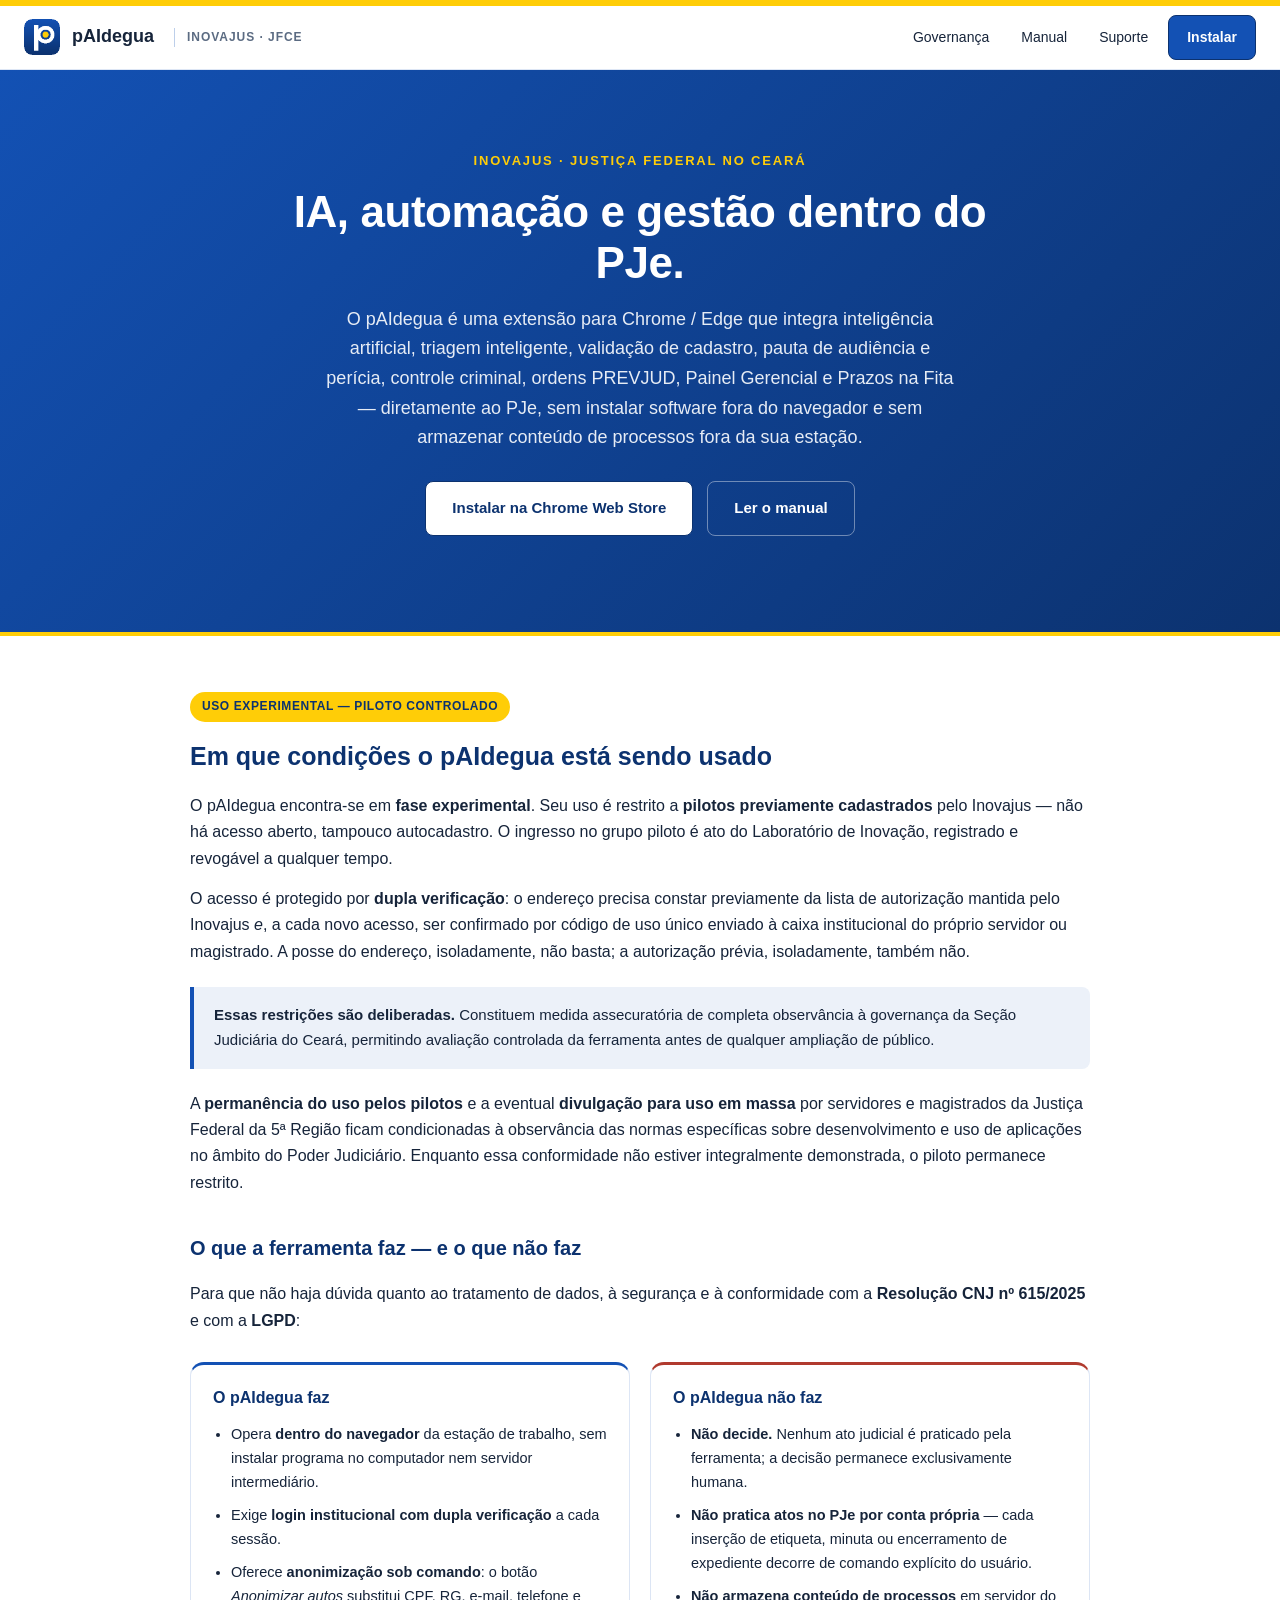
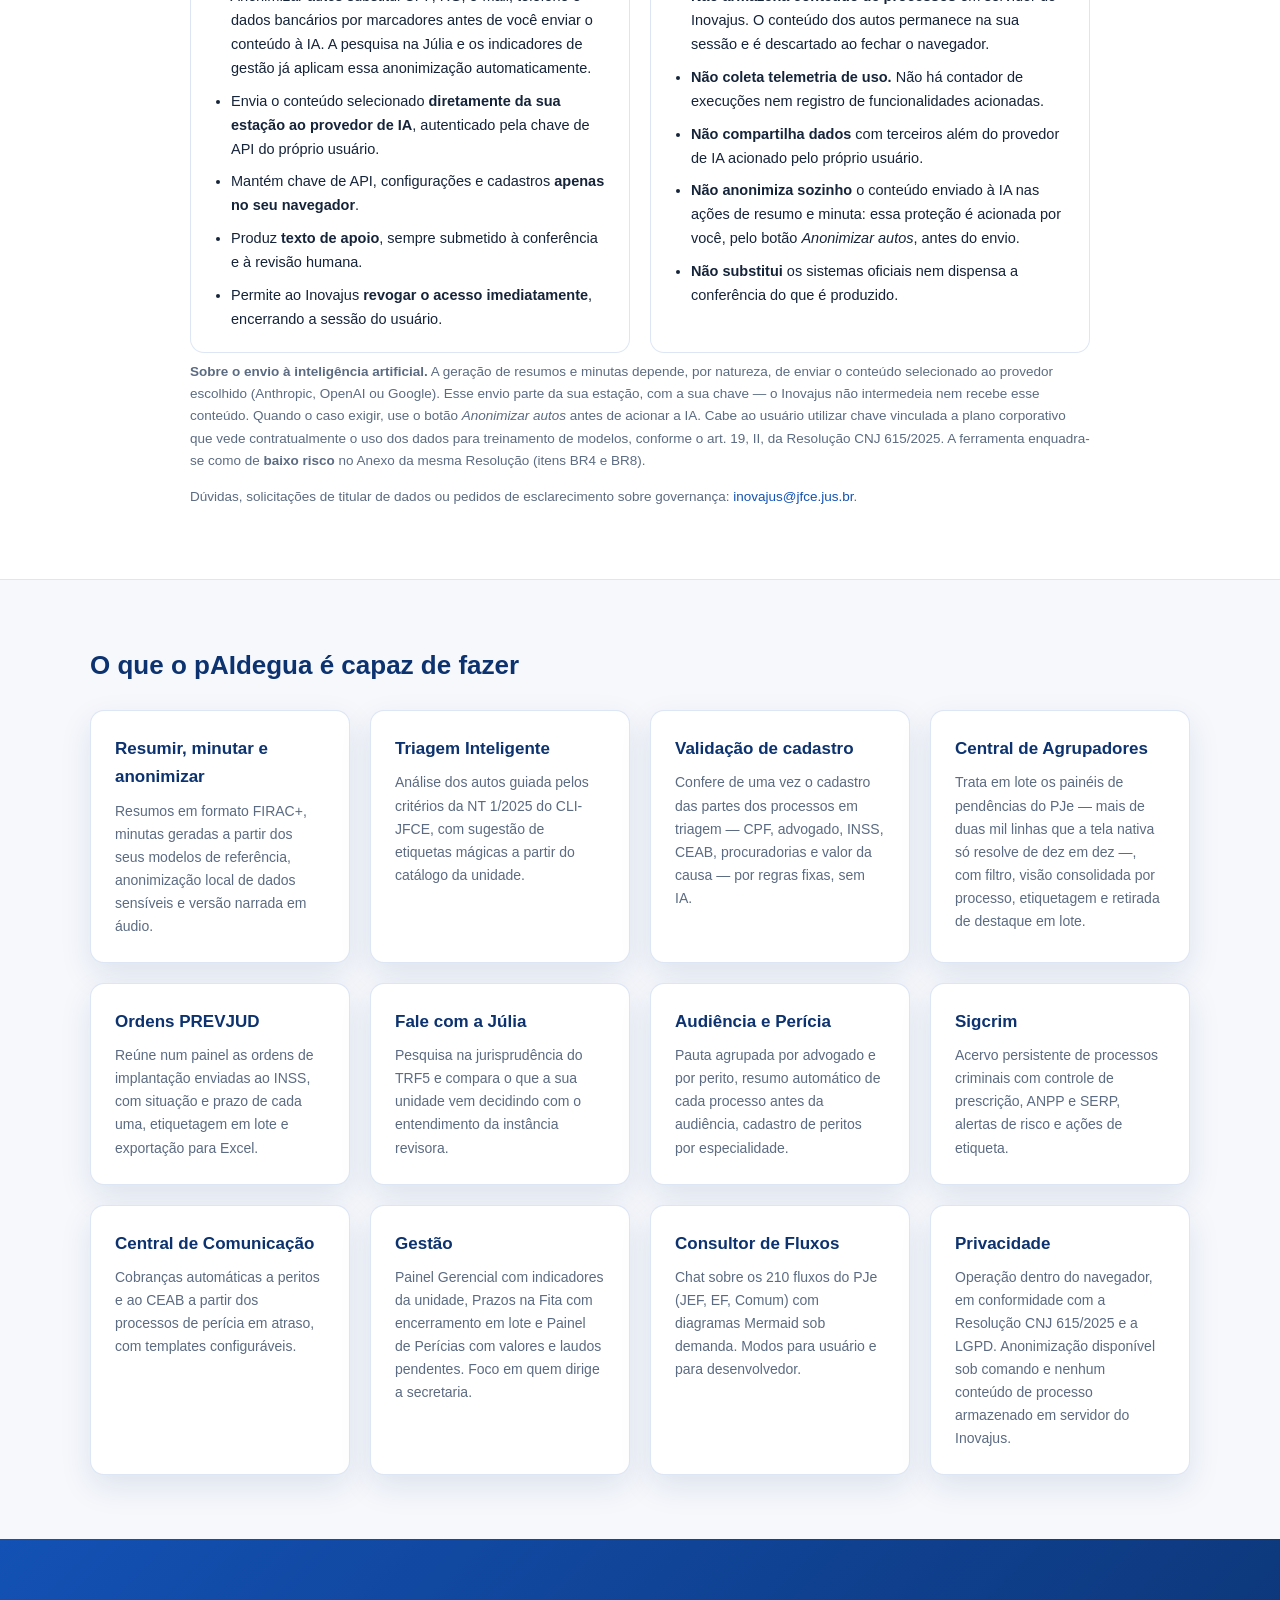
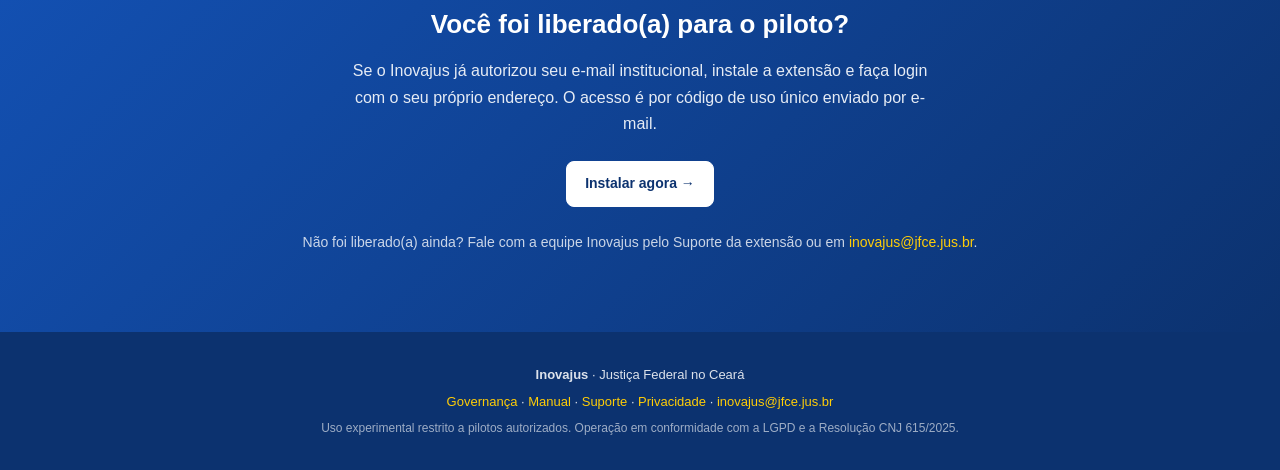
<file: index.html>
<!doctype html>
<html lang="pt-BR">
<head>
<meta charset="utf-8">
<meta name="viewport" content="width=device-width, initial-scale=1">
<title>pAIdegua · Inovajus / JFCE</title>
<meta name="description" content="pAIdegua — plataforma de apoio à atividade e à gestão judicial no PJe, mantida pelo Inovajus / JFCE. Triagem inteligente, minutas com IA, pauta de audiência e perícia, controle criminal, Metas CNJ e mais.">
<link rel="icon" href="assets/logo.png">
<link rel="stylesheet" href="assets/site.css?v=3">
</head>
<body>
<div class="govbr-strip"></div>
<header class="site-header">
  <div class="site-header__inner">
    <a class="site-header__brand" href="./">
      <img class="site-header__logo" src="assets/logo.png" alt="pAIdegua">
      <span>pAIdegua</span>
    </a>
    <span class="site-header__tag">Inovajus · JFCE</span>
    <nav class="site-header__nav">
      <a href="#governanca">Governança</a>
      <a href="manual/">Manual</a>
      <a href="suporte/">Suporte</a>
      <a class="btn" href="https://chromewebstore.google.com/detail/belangijcipajlpcofhljhgjeemkbofk" target="_blank" rel="noopener">Instalar</a>
    </nav>
  </div>
</header>

<section class="hero">
  <div class="hero__inner">
    <p class="hero__eyebrow">Inovajus · Justiça Federal no Ceará</p>
    <h1>IA, automação e gestão dentro do PJe.</h1>
    <p class="lead">O pAIdegua é uma extensão para Chrome / Edge que integra inteligência artificial, triagem inteligente, validação de cadastro, pauta de audiência e perícia, controle criminal, ordens PREVJUD, Painel Gerencial e Prazos na Fita — diretamente ao PJe, sem instalar software fora do navegador e sem armazenar conteúdo de processos fora da sua estação.</p>
    <div class="hero__ctas">
      <a class="btn btn--primary" href="https://chromewebstore.google.com/detail/belangijcipajlpcofhljhgjeemkbofk" target="_blank" rel="noopener">Instalar na Chrome Web Store</a>
      <a class="btn btn--secondary" href="manual/">Ler o manual</a>
    </div>
  </div>
</section>

<section class="governanca" id="governanca">
  <div class="governanca__inner">
    <span class="governanca__badge">Uso experimental — piloto controlado</span>
    <h2>Em que condições o pAIdegua está sendo usado</h2>

    <p>O pAIdegua encontra-se em <strong>fase experimental</strong>. Seu uso é restrito a <strong>pilotos previamente cadastrados</strong> pelo Inovajus — não há acesso aberto, tampouco autocadastro. O ingresso no grupo piloto é ato do Laboratório de Inovação, registrado e revogável a qualquer tempo.</p>

    <p>O acesso é protegido por <strong>dupla verificação</strong>: o endereço precisa constar previamente da lista de autorização mantida pelo Inovajus <em>e</em>, a cada novo acesso, ser confirmado por código de uso único enviado à caixa institucional do próprio servidor ou magistrado. A posse do endereço, isoladamente, não basta; a autorização prévia, isoladamente, também não.</p>

    <div class="governanca__destaque">
      <p style="margin:0"><strong>Essas restrições são deliberadas.</strong> Constituem medida assecuratória de completa observância à governança da Seção Judiciária do Ceará, permitindo avaliação controlada da ferramenta antes de qualquer ampliação de público.</p>
    </div>

    <p>A <strong>permanência do uso pelos pilotos</strong> e a eventual <strong>divulgação para uso em massa</strong> por servidores e magistrados da Justiça Federal da 5ª Região ficam condicionadas à observância das normas específicas sobre desenvolvimento e uso de aplicações no âmbito do Poder Judiciário. Enquanto essa conformidade não estiver integralmente demonstrada, o piloto permanece restrito.</p>

    <h2 style="font-size:20px;margin-top:36px">O que a ferramenta faz — e o que não faz</h2>
    <p>Para que não haja dúvida quanto ao tratamento de dados, à segurança e à conformidade com a <strong>Resolução CNJ nº 615/2025</strong> e com a <strong>LGPD</strong>:</p>

    <div class="governanca__grid">
      <div class="governanca__col governanca__col--faz">
        <h3>O pAIdegua faz</h3>
        <ul>
          <li>Opera <strong>dentro do navegador</strong> da estação de trabalho, sem instalar programa no computador nem servidor intermediário.</li>
          <li>Exige <strong>login institucional com dupla verificação</strong> a cada sessão.</li>
          <li>Oferece <strong>anonimização sob comando</strong>: o botão <em>Anonimizar autos</em> substitui CPF, RG, e-mail, telefone e dados bancários por marcadores antes de você enviar o conteúdo à IA. A pesquisa na Júlia e os indicadores de gestão já aplicam essa anonimização automaticamente.</li>
          <li>Envia o conteúdo selecionado <strong>diretamente da sua estação ao provedor de IA</strong>, autenticado pela chave de API do próprio usuário.</li>
          <li>Mantém chave de API, configurações e cadastros <strong>apenas no seu navegador</strong>.</li>
          <li>Produz <strong>texto de apoio</strong>, sempre submetido à conferência e à revisão humana.</li>
          <li>Permite ao Inovajus <strong>revogar o acesso imediatamente</strong>, encerrando a sessão do usuário.</li>
        </ul>
      </div>
      <div class="governanca__col governanca__col--naofaz">
        <h3>O pAIdegua não faz</h3>
        <ul>
          <li><strong>Não decide.</strong> Nenhum ato judicial é praticado pela ferramenta; a decisão permanece exclusivamente humana.</li>
          <li><strong>Não pratica atos no PJe por conta própria</strong> — cada inserção de etiqueta, minuta ou encerramento de expediente decorre de comando explícito do usuário.</li>
          <li><strong>Não armazena conteúdo de processos</strong> em servidor do Inovajus. O conteúdo dos autos permanece na sua sessão e é descartado ao fechar o navegador.</li>
          <li><strong>Não coleta telemetria de uso.</strong> Não há contador de execuções nem registro de funcionalidades acionadas.</li>
          <li><strong>Não compartilha dados</strong> com terceiros além do provedor de IA acionado pelo próprio usuário.</li>
          <li><strong>Não anonimiza sozinho</strong> o conteúdo enviado à IA nas ações de resumo e minuta: essa proteção é acionada por você, pelo botão <em>Anonimizar autos</em>, antes do envio.</li>
          <li><strong>Não substitui</strong> os sistemas oficiais nem dispensa a conferência do que é produzido.</li>
        </ul>
      </div>
    </div>

    <p class="governanca__nota"><strong>Sobre o envio à inteligência artificial.</strong> A geração de resumos e minutas depende, por natureza, de enviar o conteúdo selecionado ao provedor escolhido (Anthropic, OpenAI ou Google). Esse envio parte da sua estação, com a sua chave — o Inovajus não intermedeia nem recebe esse conteúdo. Quando o caso exigir, use o botão <em>Anonimizar autos</em> antes de acionar a IA. Cabe ao usuário utilizar chave vinculada a plano corporativo que vede contratualmente o uso dos dados para treinamento de modelos, conforme o art. 19, II, da Resolução CNJ 615/2025. A ferramenta enquadra-se como de <strong>baixo risco</strong> no Anexo da mesma Resolução (itens BR4 e BR8).</p>

    <p class="governanca__nota">Dúvidas, solicitações de titular de dados ou pedidos de esclarecimento sobre governança: <a href="mailto:inovajus@jfce.jus.br">inovajus@jfce.jus.br</a>.</p>
  </div>
</section>

<section class="section">
  <div class="section__inner">
    <h2>O que o pAIdegua é capaz de fazer</h2>
    <div class="cards">
      <div class="card">
        <h3>Resumir, minutar e anonimizar</h3>
        <p>Resumos em formato FIRAC+, minutas geradas a partir dos seus modelos de referência, anonimização local de dados sensíveis e versão narrada em áudio.</p>
      </div>
      <div class="card">
        <h3>Triagem Inteligente</h3>
        <p>Análise dos autos guiada pelos critérios da NT 1/2025 do CLI-JFCE, com sugestão de etiquetas mágicas a partir do catálogo da unidade.</p>
      </div>
      <div class="card">
        <h3>Validação de cadastro</h3>
        <p>Confere de uma vez o cadastro das partes dos processos em triagem — CPF, advogado, INSS, CEAB, procuradorias e valor da causa — por regras fixas, sem IA.</p>
      </div>
      <div class="card">
        <h3>Central de Agrupadores</h3>
        <p>Trata em lote os painéis de pendências do PJe — mais de duas mil linhas que a tela nativa só resolve de dez em dez —, com filtro, visão consolidada por processo, etiquetagem e retirada de destaque em lote.</p>
      </div>
      <div class="card">
        <h3>Ordens PREVJUD</h3>
        <p>Reúne num painel as ordens de implantação enviadas ao INSS, com situação e prazo de cada uma, etiquetagem em lote e exportação para Excel.</p>
      </div>
      <div class="card">
        <h3>Fale com a Júlia</h3>
        <p>Pesquisa na jurisprudência do TRF5 e compara o que a sua unidade vem decidindo com o entendimento da instância revisora.</p>
      </div>
      <div class="card">
        <h3>Audiência e Perícia</h3>
        <p>Pauta agrupada por advogado e por perito, resumo automático de cada processo antes da audiência, cadastro de peritos por especialidade.</p>
      </div>
      <div class="card">
        <h3>Sigcrim</h3>
        <p>Acervo persistente de processos criminais com controle de prescrição, ANPP e SERP, alertas de risco e ações de etiqueta.</p>
      </div>
      <div class="card">
        <h3>Central de Comunicação</h3>
        <p>Cobranças automáticas a peritos e ao CEAB a partir dos processos de perícia em atraso, com templates configuráveis.</p>
      </div>
      <div class="card">
        <h3>Gestão</h3>
        <p>Painel Gerencial com indicadores da unidade, Prazos na Fita com encerramento em lote e Painel de Perícias com valores e laudos pendentes. Foco em quem dirige a secretaria.</p>
      </div>
      <div class="card">
        <h3>Consultor de Fluxos</h3>
        <p>Chat sobre os 210 fluxos do PJe (JEF, EF, Comum) com diagramas Mermaid sob demanda. Modos para usuário e para desenvolvedor.</p>
      </div>
      <div class="card">
        <h3>Privacidade</h3>
        <p>Operação dentro do navegador, em conformidade com a Resolução CNJ 615/2025 e a LGPD. Anonimização disponível sob comando e nenhum conteúdo de processo armazenado em servidor do Inovajus.</p>
      </div>
    </div>
  </div>
</section>

<section class="section" style="background:linear-gradient(135deg,#1351B4 0%,#0C326F 100%);color:#fff">
  <div class="section__inner" style="text-align:center">
    <h2 style="color:#fff;margin-bottom:12px">Você foi liberado(a) para o piloto?</h2>
    <p style="color:#E6ECF5;max-width:600px;margin:0 auto 24px">Se o Inovajus já autorizou seu e-mail institucional, instale a extensão e faça login com o seu próprio endereço. O acesso é por código de uso único enviado por e-mail.</p>
    <a class="btn btn--invert" href="https://chromewebstore.google.com/detail/belangijcipajlpcofhljhgjeemkbofk" target="_blank" rel="noopener">Instalar agora →</a>
    <p style="margin-top:24px;font-size:14px;color:rgba(255,255,255,0.78)">Não foi liberado(a) ainda? Fale com a equipe Inovajus pelo Suporte da extensão ou em <a href="mailto:inovajus@jfce.jus.br" style="color:var(--yellow)">inovajus@jfce.jus.br</a>.</p>
  </div>
</section>

<footer class="site-footer">
  <p><strong>Inovajus</strong> · Justiça Federal no Ceará</p>
  <p><a href="#governanca">Governança</a> · <a href="manual/">Manual</a> · <a href="suporte/">Suporte</a> · <a href="privacidade/">Privacidade</a> · <a href="mailto:inovajus@jfce.jus.br">inovajus@jfce.jus.br</a></p>
  <p>Uso experimental restrito a pilotos autorizados. Operação em conformidade com a LGPD e a Resolução CNJ 615/2025.</p>
</footer>

</body>
</html>
</file>
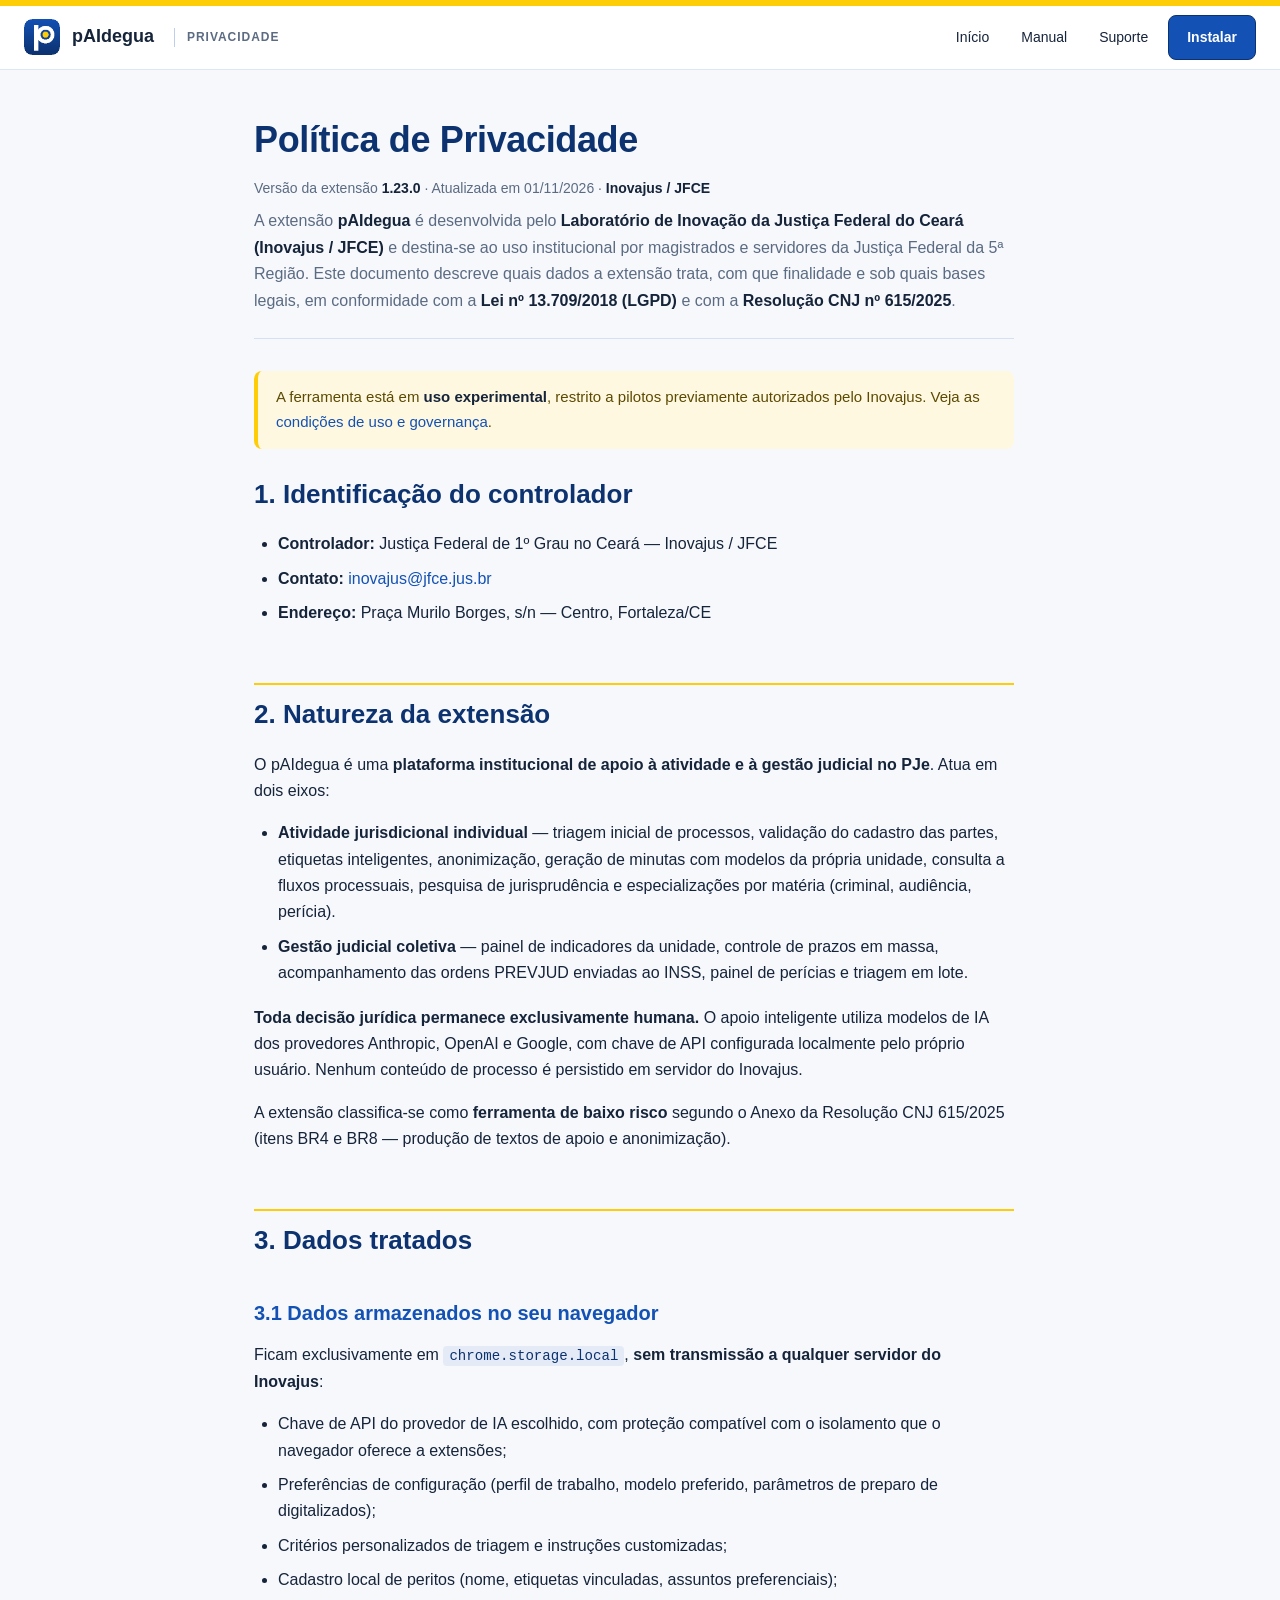
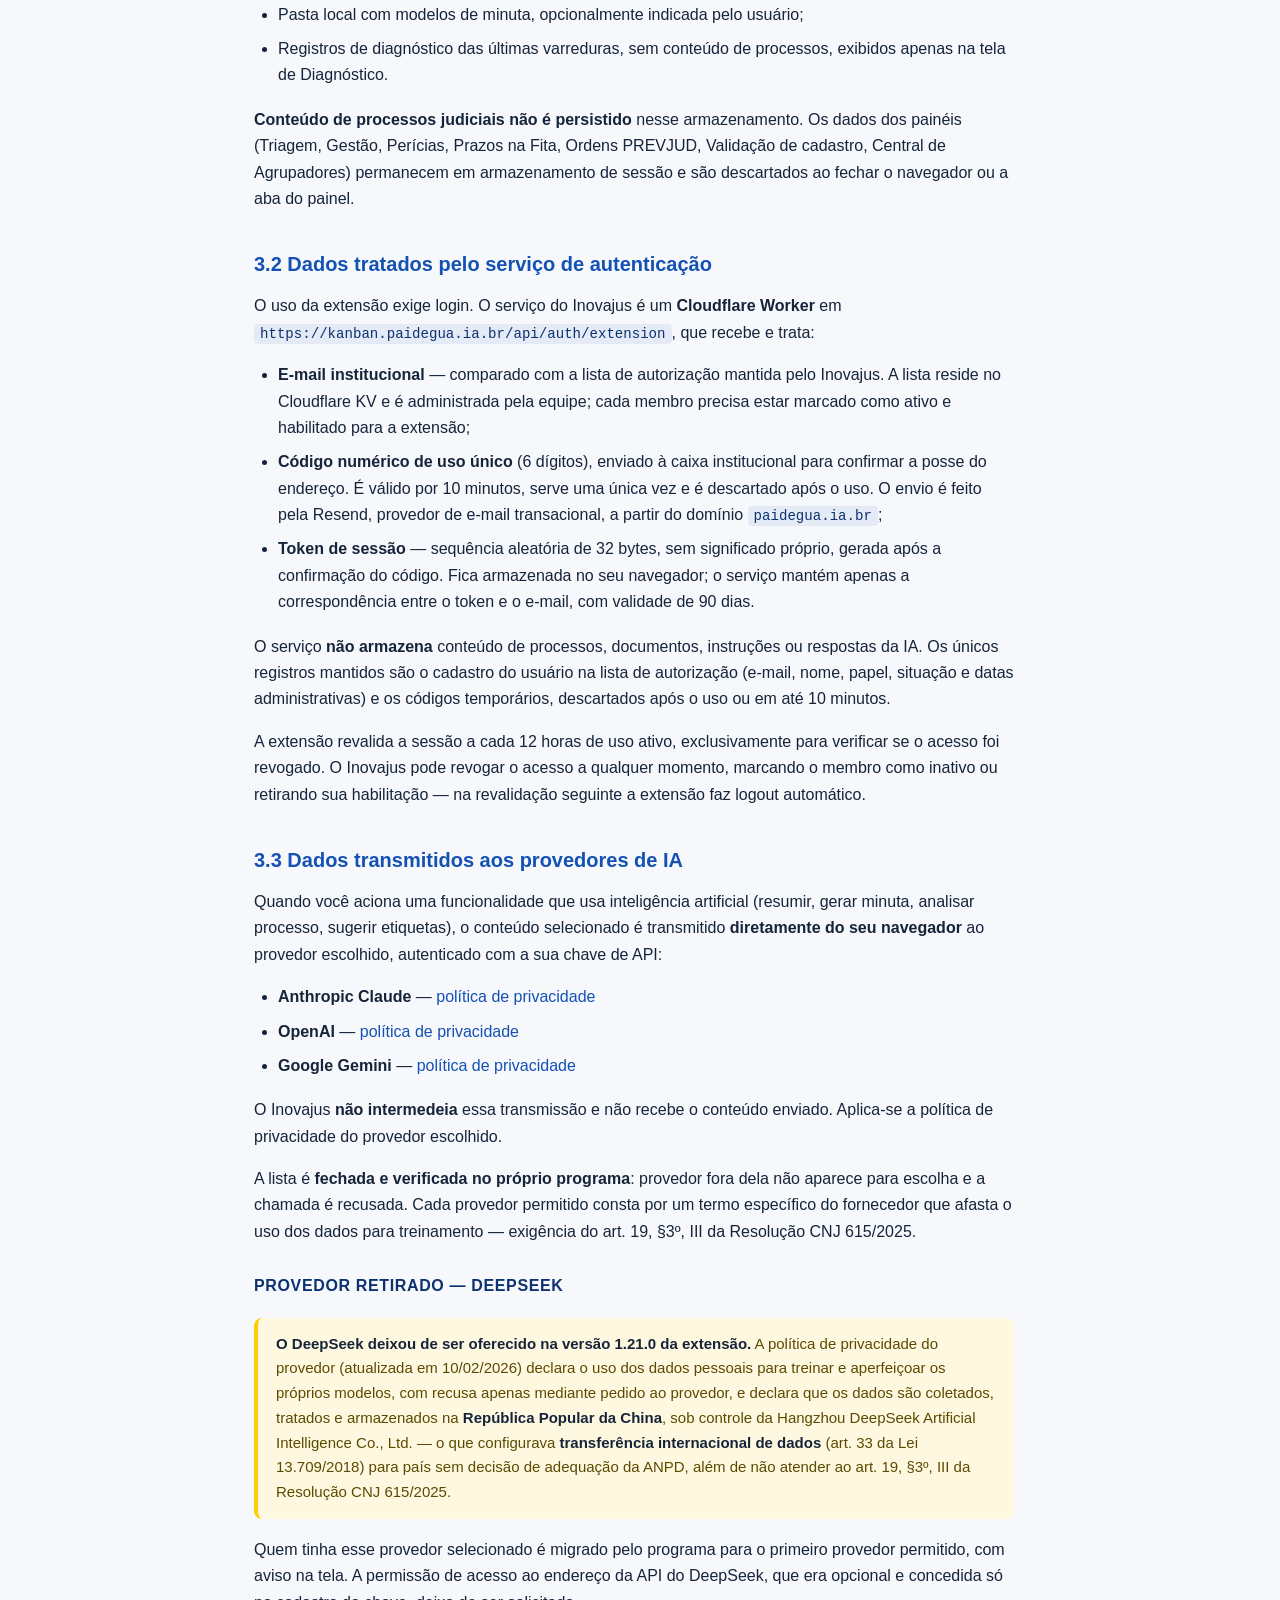
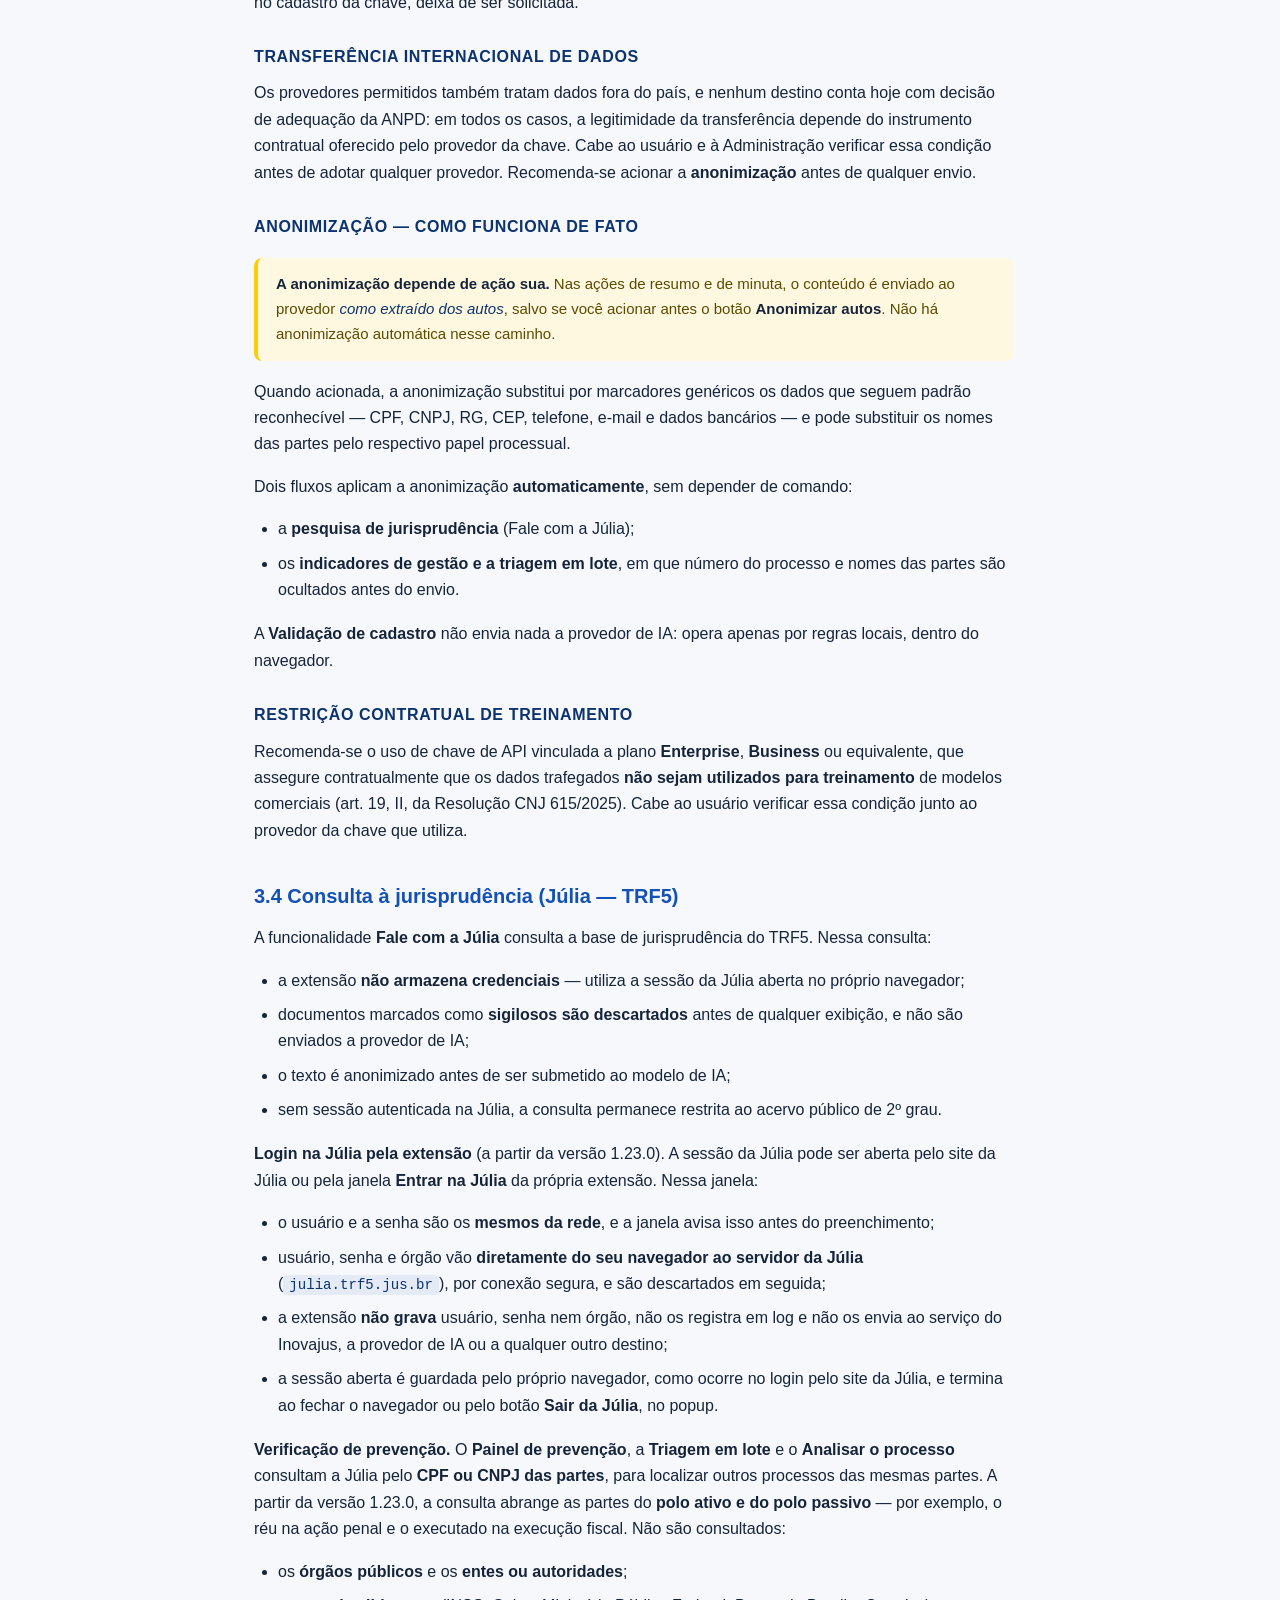
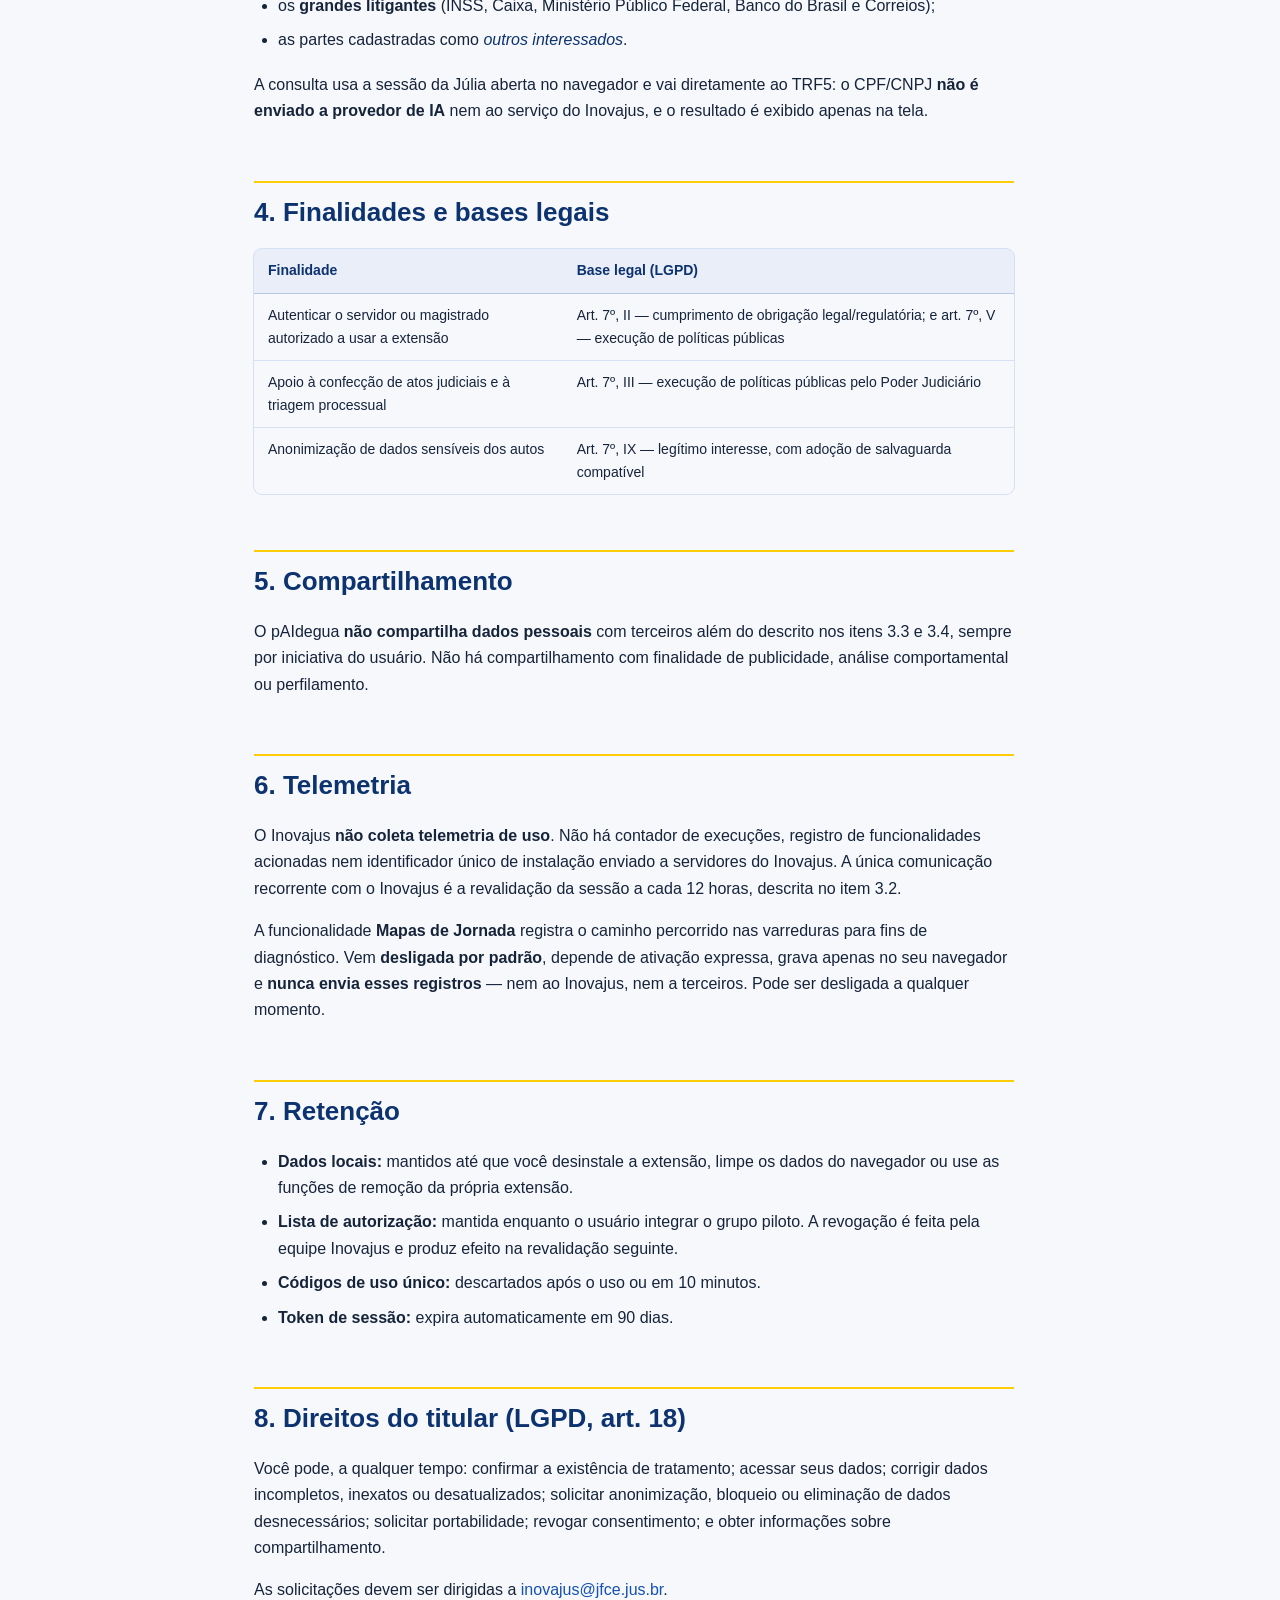
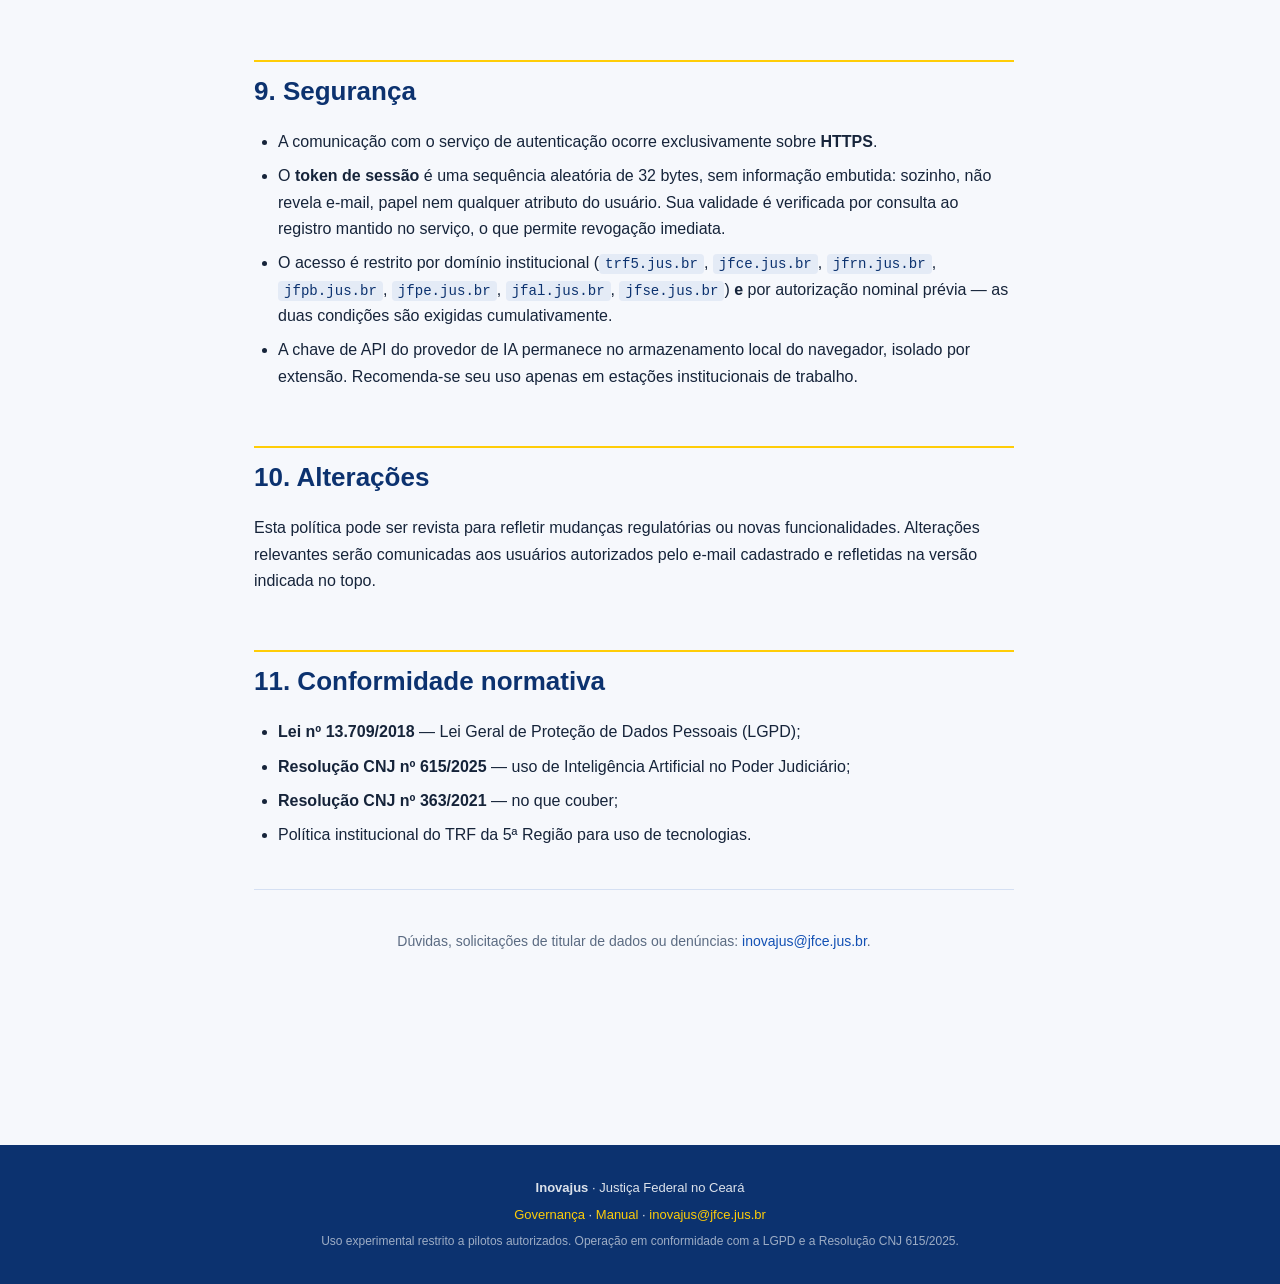
<file: privacidade/index.html>
<!doctype html>
<html lang="pt-BR">
<head>
<meta charset="utf-8">
<meta name="viewport" content="width=device-width, initial-scale=1">
<title>Política de Privacidade — pAIdegua · Inovajus / JFCE</title>
<meta name="description" content="Política de privacidade da extensão pAIdegua — quais dados são tratados, com que finalidade e sob quais bases legais, em conformidade com a LGPD e com a Resolução CNJ 615/2025.">
<link rel="icon" href="../assets/logo.png">
<link rel="stylesheet" href="../assets/site.css?v=3">
</head>
<body>
<div class="govbr-strip"></div>
<header class="site-header">
  <div class="site-header__inner">
    <a class="site-header__brand" href="../">
      <img class="site-header__logo" src="../assets/logo.png" alt="pAIdegua">
      <span>pAIdegua</span>
    </a>
    <span class="site-header__tag">Privacidade</span>
    <nav class="site-header__nav">
      <a href="../">Início</a>
      <a href="../manual/">Manual</a>
      <a href="../suporte/">Suporte</a>
      <a class="btn" href="https://chromewebstore.google.com/detail/belangijcipajlpcofhljhgjeemkbofk" target="_blank" rel="noopener">Instalar</a>
    </nav>
  </div>
</header>

<div class="doc-layout">
  <main class="manual-content">
    <h1>Política de Privacidade</h1>
    <p class="manual-meta">Versão da extensão <strong>1.23.0</strong> · Atualizada em 01/11/2026 · <strong>Inovajus / JFCE</strong></p>

    <p class="manual-lede">A extensão <strong>pAIdegua</strong> é desenvolvida pelo <strong>Laboratório de Inovação da Justiça Federal do Ceará (Inovajus / JFCE)</strong> e destina-se ao uso institucional por magistrados e servidores da Justiça Federal da 5ª Região. Este documento descreve quais dados a extensão trata, com que finalidade e sob quais bases legais, em conformidade com a <strong>Lei nº 13.709/2018 (LGPD)</strong> e com a <strong>Resolução CNJ nº 615/2025</strong>.</p>

    <blockquote>A ferramenta está em <strong>uso experimental</strong>, restrito a pilotos previamente autorizados pelo Inovajus. Veja as <a href="../#governanca">condições de uso e governança</a>.</blockquote>

    <h2 id="controlador">1. Identificação do controlador</h2>
    <ul>
      <li><strong>Controlador:</strong> Justiça Federal de 1º Grau no Ceará — Inovajus / JFCE</li>
      <li><strong>Contato:</strong> <a href="mailto:inovajus@jfce.jus.br">inovajus@jfce.jus.br</a></li>
      <li><strong>Endereço:</strong> Praça Murilo Borges, s/n — Centro, Fortaleza/CE</li>
    </ul>

    <h2 id="natureza">2. Natureza da extensão</h2>
    <p>O pAIdegua é uma <strong>plataforma institucional de apoio à atividade e à gestão judicial no PJe</strong>. Atua em dois eixos:</p>
    <ul>
      <li><strong>Atividade jurisdicional individual</strong> — triagem inicial de processos, validação do cadastro das partes, etiquetas inteligentes, anonimização, geração de minutas com modelos da própria unidade, consulta a fluxos processuais, pesquisa de jurisprudência e especializações por matéria (criminal, audiência, perícia).</li>
      <li><strong>Gestão judicial coletiva</strong> — painel de indicadores da unidade, controle de prazos em massa, acompanhamento das ordens PREVJUD enviadas ao INSS, painel de perícias e triagem em lote.</li>
    </ul>
    <p><strong>Toda decisão jurídica permanece exclusivamente humana.</strong> O apoio inteligente utiliza modelos de IA dos provedores Anthropic, OpenAI e Google, com chave de API configurada localmente pelo próprio usuário. Nenhum conteúdo de processo é persistido em servidor do Inovajus.</p>
    <p>A extensão classifica-se como <strong>ferramenta de baixo risco</strong> segundo o Anexo da Resolução CNJ 615/2025 (itens BR4 e BR8 — produção de textos de apoio e anonimização).</p>

    <h2 id="dados">3. Dados tratados</h2>

    <h3 id="dados-locais">3.1 Dados armazenados no seu navegador</h3>
    <p>Ficam exclusivamente em <code>chrome.storage.local</code>, <strong>sem transmissão a qualquer servidor do Inovajus</strong>:</p>
    <ul>
      <li>Chave de API do provedor de IA escolhido, com proteção compatível com o isolamento que o navegador oferece a extensões;</li>
      <li>Preferências de configuração (perfil de trabalho, modelo preferido, parâmetros de preparo de digitalizados);</li>
      <li>Critérios personalizados de triagem e instruções customizadas;</li>
      <li>Cadastro local de peritos (nome, etiquetas vinculadas, assuntos preferenciais);</li>
      <li>Pasta local com modelos de minuta, opcionalmente indicada pelo usuário;</li>
      <li>Registros de diagnóstico das últimas varreduras, sem conteúdo de processos, exibidos apenas na tela de Diagnóstico.</li>
    </ul>
    <p><strong>Conteúdo de processos judiciais não é persistido</strong> nesse armazenamento. Os dados dos painéis (Triagem, Gestão, Perícias, Prazos na Fita, Ordens PREVJUD, Validação de cadastro, Central de Agrupadores) permanecem em armazenamento de sessão e são descartados ao fechar o navegador ou a aba do painel.</p>

    <h3 id="dados-backend">3.2 Dados tratados pelo serviço de autenticação</h3>
    <p>O uso da extensão exige login. O serviço do Inovajus é um <strong>Cloudflare Worker</strong> em <code>https://kanban.paidegua.ia.br/api/auth/extension</code>, que recebe e trata:</p>
    <ul>
      <li><strong>E-mail institucional</strong> — comparado com a lista de autorização mantida pelo Inovajus. A lista reside no Cloudflare KV e é administrada pela equipe; cada membro precisa estar marcado como ativo e habilitado para a extensão;</li>
      <li><strong>Código numérico de uso único</strong> (6 dígitos), enviado à caixa institucional para confirmar a posse do endereço. É válido por 10 minutos, serve uma única vez e é descartado após o uso. O envio é feito pela Resend, provedor de e-mail transacional, a partir do domínio <code>paidegua.ia.br</code>;</li>
      <li><strong>Token de sessão</strong> — sequência aleatória de 32 bytes, sem significado próprio, gerada após a confirmação do código. Fica armazenada no seu navegador; o serviço mantém apenas a correspondência entre o token e o e-mail, com validade de 90 dias.</li>
    </ul>
    <p>O serviço <strong>não armazena</strong> conteúdo de processos, documentos, instruções ou respostas da IA. Os únicos registros mantidos são o cadastro do usuário na lista de autorização (e-mail, nome, papel, situação e datas administrativas) e os códigos temporários, descartados após o uso ou em até 10 minutos.</p>
    <p>A extensão revalida a sessão a cada 12 horas de uso ativo, exclusivamente para verificar se o acesso foi revogado. O Inovajus pode revogar o acesso a qualquer momento, marcando o membro como inativo ou retirando sua habilitação — na revalidação seguinte a extensão faz logout automático.</p>

    <h3 id="dados-ia">3.3 Dados transmitidos aos provedores de IA</h3>
    <p>Quando você aciona uma funcionalidade que usa inteligência artificial (resumir, gerar minuta, analisar processo, sugerir etiquetas), o conteúdo selecionado é transmitido <strong>diretamente do seu navegador</strong> ao provedor escolhido, autenticado com a sua chave de API:</p>
    <ul>
      <li><strong>Anthropic Claude</strong> — <a href="https://www.anthropic.com/legal/privacy" target="_blank" rel="noopener">política de privacidade</a></li>
      <li><strong>OpenAI</strong> — <a href="https://openai.com/policies/privacy-policy" target="_blank" rel="noopener">política de privacidade</a></li>
      <li><strong>Google Gemini</strong> — <a href="https://policies.google.com/privacy" target="_blank" rel="noopener">política de privacidade</a></li>
    </ul>
    <p>O Inovajus <strong>não intermedeia</strong> essa transmissão e não recebe o conteúdo enviado. Aplica-se a política de privacidade do provedor escolhido.</p>
    <p>A lista é <strong>fechada e verificada no próprio programa</strong>: provedor fora dela não aparece para escolha e a chamada é recusada. Cada provedor permitido consta por um termo específico do fornecedor que afasta o uso dos dados para treinamento — exigência do art. 19, §3º, III da Resolução CNJ 615/2025.</p>

    <h4 id="provedor-retirado">Provedor retirado — DeepSeek</h4>
    <blockquote><strong>O DeepSeek deixou de ser oferecido na versão 1.21.0 da extensão.</strong> A política de privacidade do provedor (atualizada em 10/02/2026) declara o uso dos dados pessoais para treinar e aperfeiçoar os próprios modelos, com recusa apenas mediante pedido ao provedor, e declara que os dados são coletados, tratados e armazenados na <strong>República Popular da China</strong>, sob controle da Hangzhou DeepSeek Artificial Intelligence Co., Ltd. — o que configurava <strong>transferência internacional de dados</strong> (art. 33 da Lei 13.709/2018) para país sem decisão de adequação da ANPD, além de não atender ao art. 19, §3º, III da Resolução CNJ 615/2025.</blockquote>
    <p>Quem tinha esse provedor selecionado é migrado pelo programa para o primeiro provedor permitido, com aviso na tela. A permissão de acesso ao endereço da API do DeepSeek, que era opcional e concedida só no cadastro da chave, deixa de ser solicitada.</p>

    <h4 id="transferencia-internacional">Transferência internacional de dados</h4>
    <p>Os provedores permitidos também tratam dados fora do país, e nenhum destino conta hoje com decisão de adequação da ANPD: em todos os casos, a legitimidade da transferência depende do instrumento contratual oferecido pelo provedor da chave. Cabe ao usuário e à Administração verificar essa condição antes de adotar qualquer provedor. Recomenda-se acionar a <strong>anonimização</strong> antes de qualquer envio.</p>

    <h4 id="anonimizacao">Anonimização — como funciona de fato</h4>
    <blockquote><strong>A anonimização depende de ação sua.</strong> Nas ações de resumo e de minuta, o conteúdo é enviado ao provedor <em>como extraído dos autos</em>, salvo se você acionar antes o botão <strong>Anonimizar autos</strong>. Não há anonimização automática nesse caminho.</blockquote>
    <p>Quando acionada, a anonimização substitui por marcadores genéricos os dados que seguem padrão reconhecível — CPF, CNPJ, RG, CEP, telefone, e-mail e dados bancários — e pode substituir os nomes das partes pelo respectivo papel processual.</p>
    <p>Dois fluxos aplicam a anonimização <strong>automaticamente</strong>, sem depender de comando:</p>
    <ul>
      <li>a <strong>pesquisa de jurisprudência</strong> (Fale com a Júlia);</li>
      <li>os <strong>indicadores de gestão e a triagem em lote</strong>, em que número do processo e nomes das partes são ocultados antes do envio.</li>
    </ul>
    <p>A <strong>Validação de cadastro</strong> não envia nada a provedor de IA: opera apenas por regras locais, dentro do navegador.</p>

    <h4 id="treinamento">Restrição contratual de treinamento</h4>
    <p>Recomenda-se o uso de chave de API vinculada a plano <strong>Enterprise</strong>, <strong>Business</strong> ou equivalente, que assegure contratualmente que os dados trafegados <strong>não sejam utilizados para treinamento</strong> de modelos comerciais (art. 19, II, da Resolução CNJ 615/2025). Cabe ao usuário verificar essa condição junto ao provedor da chave que utiliza.</p>

    <h3 id="dados-julia">3.4 Consulta à jurisprudência (Júlia — TRF5)</h3>
    <p>A funcionalidade <strong>Fale com a Júlia</strong> consulta a base de jurisprudência do TRF5. Nessa consulta:</p>
    <ul>
      <li>a extensão <strong>não armazena credenciais</strong> — utiliza a sessão da Júlia aberta no próprio navegador;</li>
      <li>documentos marcados como <strong>sigilosos são descartados</strong> antes de qualquer exibição, e não são enviados a provedor de IA;</li>
      <li>o texto é anonimizado antes de ser submetido ao modelo de IA;</li>
      <li>sem sessão autenticada na Júlia, a consulta permanece restrita ao acervo público de 2º grau.</li>
    </ul>
    <p><strong>Login na Júlia pela extensão</strong> (a partir da versão 1.23.0). A sessão da Júlia pode ser aberta pelo site da Júlia ou pela janela <strong>Entrar na Júlia</strong> da própria extensão. Nessa janela:</p>
    <ul>
      <li>o usuário e a senha são os <strong>mesmos da rede</strong>, e a janela avisa isso antes do preenchimento;</li>
      <li>usuário, senha e órgão vão <strong>diretamente do seu navegador ao servidor da Júlia</strong> (<code>julia.trf5.jus.br</code>), por conexão segura, e são descartados em seguida;</li>
      <li>a extensão <strong>não grava</strong> usuário, senha nem órgão, não os registra em log e não os envia ao serviço do Inovajus, a provedor de IA ou a qualquer outro destino;</li>
      <li>a sessão aberta é guardada pelo próprio navegador, como ocorre no login pelo site da Júlia, e termina ao fechar o navegador ou pelo botão <strong>Sair da Júlia</strong>, no popup.</li>
    </ul>
    <p><strong>Verificação de prevenção.</strong> O <strong>Painel de prevenção</strong>, a <strong>Triagem em lote</strong> e o <strong>Analisar o processo</strong> consultam a Júlia pelo <strong>CPF ou CNPJ das partes</strong>, para localizar outros processos das mesmas partes. A partir da versão 1.23.0, a consulta abrange as partes do <strong>polo ativo e do polo passivo</strong> — por exemplo, o réu na ação penal e o executado na execução fiscal. Não são consultados:</p>
    <ul>
      <li>os <strong>órgãos públicos</strong> e os <strong>entes ou autoridades</strong>;</li>
      <li>os <strong>grandes litigantes</strong> (INSS, Caixa, Ministério Público Federal, Banco do Brasil e Correios);</li>
      <li>as partes cadastradas como <em>outros interessados</em>.</li>
    </ul>
    <p>A consulta usa a sessão da Júlia aberta no navegador e vai diretamente ao TRF5: o CPF/CNPJ <strong>não é enviado a provedor de IA</strong> nem ao serviço do Inovajus, e o resultado é exibido apenas na tela.</p>

    <h2 id="finalidades">4. Finalidades e bases legais</h2>
    <table>
      <thead><tr><th>Finalidade</th><th>Base legal (LGPD)</th></tr></thead>
      <tbody>
        <tr><td>Autenticar o servidor ou magistrado autorizado a usar a extensão</td><td>Art. 7º, II — cumprimento de obrigação legal/regulatória; e art. 7º, V — execução de políticas públicas</td></tr>
        <tr><td>Apoio à confecção de atos judiciais e à triagem processual</td><td>Art. 7º, III — execução de políticas públicas pelo Poder Judiciário</td></tr>
        <tr><td>Anonimização de dados sensíveis dos autos</td><td>Art. 7º, IX — legítimo interesse, com adoção de salvaguarda compatível</td></tr>
      </tbody>
    </table>

    <h2 id="compartilhamento">5. Compartilhamento</h2>
    <p>O pAIdegua <strong>não compartilha dados pessoais</strong> com terceiros além do descrito nos itens 3.3 e 3.4, sempre por iniciativa do usuário. Não há compartilhamento com finalidade de publicidade, análise comportamental ou perfilamento.</p>

    <h2 id="telemetria">6. Telemetria</h2>
    <p>O Inovajus <strong>não coleta telemetria de uso</strong>. Não há contador de execuções, registro de funcionalidades acionadas nem identificador único de instalação enviado a servidores do Inovajus. A única comunicação recorrente com o Inovajus é a revalidação da sessão a cada 12 horas, descrita no item 3.2.</p>
    <p>A funcionalidade <strong>Mapas de Jornada</strong> registra o caminho percorrido nas varreduras para fins de diagnóstico. Vem <strong>desligada por padrão</strong>, depende de ativação expressa, grava apenas no seu navegador e <strong>nunca envia esses registros</strong> — nem ao Inovajus, nem a terceiros. Pode ser desligada a qualquer momento.</p>

    <h2 id="retencao">7. Retenção</h2>
    <ul>
      <li><strong>Dados locais:</strong> mantidos até que você desinstale a extensão, limpe os dados do navegador ou use as funções de remoção da própria extensão.</li>
      <li><strong>Lista de autorização:</strong> mantida enquanto o usuário integrar o grupo piloto. A revogação é feita pela equipe Inovajus e produz efeito na revalidação seguinte.</li>
      <li><strong>Códigos de uso único:</strong> descartados após o uso ou em 10 minutos.</li>
      <li><strong>Token de sessão:</strong> expira automaticamente em 90 dias.</li>
    </ul>

    <h2 id="direitos">8. Direitos do titular (LGPD, art. 18)</h2>
    <p>Você pode, a qualquer tempo: confirmar a existência de tratamento; acessar seus dados; corrigir dados incompletos, inexatos ou desatualizados; solicitar anonimização, bloqueio ou eliminação de dados desnecessários; solicitar portabilidade; revogar consentimento; e obter informações sobre compartilhamento.</p>
    <p>As solicitações devem ser dirigidas a <a href="mailto:inovajus@jfce.jus.br">inovajus@jfce.jus.br</a>.</p>

    <h2 id="seguranca">9. Segurança</h2>
    <ul>
      <li>A comunicação com o serviço de autenticação ocorre exclusivamente sobre <strong>HTTPS</strong>.</li>
      <li>O <strong>token de sessão</strong> é uma sequência aleatória de 32 bytes, sem informação embutida: sozinho, não revela e-mail, papel nem qualquer atributo do usuário. Sua validade é verificada por consulta ao registro mantido no serviço, o que permite revogação imediata.</li>
      <li>O acesso é restrito por domínio institucional (<code>trf5.jus.br</code>, <code>jfce.jus.br</code>, <code>jfrn.jus.br</code>, <code>jfpb.jus.br</code>, <code>jfpe.jus.br</code>, <code>jfal.jus.br</code>, <code>jfse.jus.br</code>) <strong>e</strong> por autorização nominal prévia — as duas condições são exigidas cumulativamente.</li>
      <li>A chave de API do provedor de IA permanece no armazenamento local do navegador, isolado por extensão. Recomenda-se seu uso apenas em estações institucionais de trabalho.</li>
    </ul>

    <h2 id="alteracoes">10. Alterações</h2>
    <p>Esta política pode ser revista para refletir mudanças regulatórias ou novas funcionalidades. Alterações relevantes serão comunicadas aos usuários autorizados pelo e-mail cadastrado e refletidas na versão indicada no topo.</p>

    <h2 id="conformidade">11. Conformidade normativa</h2>
    <ul>
      <li><strong>Lei nº 13.709/2018</strong> — Lei Geral de Proteção de Dados Pessoais (LGPD);</li>
      <li><strong>Resolução CNJ nº 615/2025</strong> — uso de Inteligência Artificial no Poder Judiciário;</li>
      <li><strong>Resolução CNJ nº 363/2021</strong> — no que couber;</li>
      <li>Política institucional do TRF da 5ª Região para uso de tecnologias.</li>
    </ul>

    <hr>
    <p style="text-align:center;color:var(--muted);font-size:14px">Dúvidas, solicitações de titular de dados ou denúncias: <a href="mailto:inovajus@jfce.jus.br">inovajus@jfce.jus.br</a>.</p>
  </main>
</div>

<footer class="site-footer">
  <p><strong>Inovajus</strong> · Justiça Federal no Ceará</p>
  <p><a href="../#governanca">Governança</a> · <a href="../manual/">Manual</a> · <a href="mailto:inovajus@jfce.jus.br">inovajus@jfce.jus.br</a></p>
  <p>Uso experimental restrito a pilotos autorizados. Operação em conformidade com a LGPD e a Resolução CNJ 615/2025.</p>
</footer>
</body>
</html>
</file>
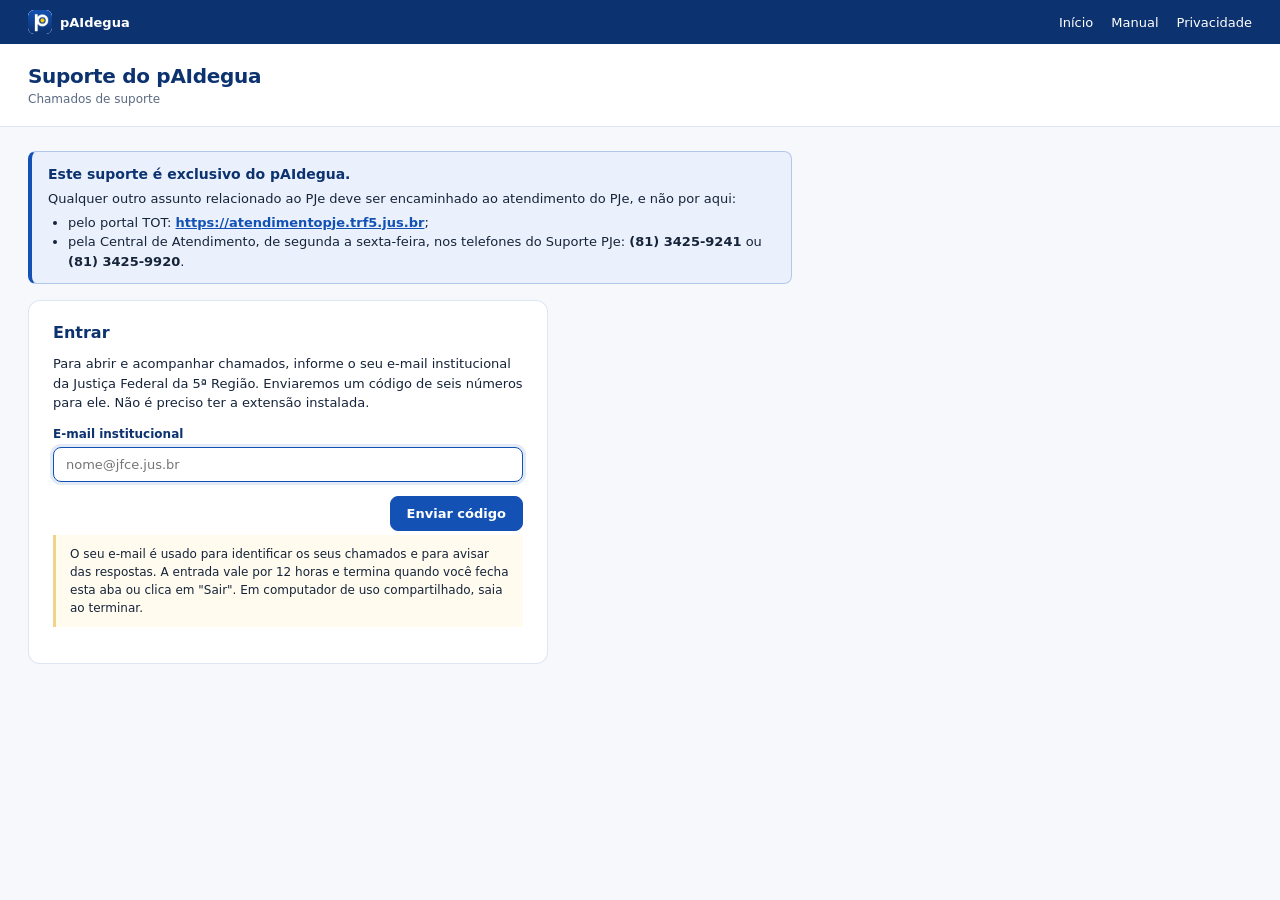
<file: suporte/index.html>
<!DOCTYPE html>
<html lang="pt-BR">
  <head>
    <meta charset="UTF-8" />
    <meta name="viewport" content="width=device-width, initial-scale=1.0" />
    <!-- Página com sessão: não é para aparecer em busca. -->
    <meta name="robots" content="noindex" />
    <title>Suporte — pAIdegua · Inovajus / JFCE</title>
    <link rel="icon" href="../assets/logo.png" />
    <!--
      FONTE: src/suporte-web/index.html. O que está em docs/site/suporte/ é
      gerado por `npm run build:site` — não editar lá.
      Ao mudar CSS ou script, incremente o ?v= abaixo.
    -->
    <link rel="stylesheet" href="chamados.css?v=1" />
    <link rel="stylesheet" href="suporte-web.css?v=1" />
  </head>
  <body>
    <nav class="sw-nav" aria-label="Site do pAIdegua">
      <a class="sw-nav__marca" href="../">
        <img src="../assets/logo.png" alt="" width="24" height="24" />
        <span>pAIdegua</span>
      </a>
      <span class="sw-nav__links">
        <a href="../">Início</a>
        <a href="../manual/">Manual</a>
        <a href="../privacidade/">Privacidade</a>
      </span>
    </nav>

    <header class="ch-header">
      <div>
        <h1>Suporte do pAIdegua</h1>
        <p class="ch-subtitle" id="ch-usuario">Chamados de suporte</p>
      </div>
      <div class="ch-header__acoes">
        <span class="ch-header__acoes" id="ch-acoes-topo" hidden>
          <button type="button" class="ch-btn" id="ch-atualizar">Atualizar</button>
          <button type="button" class="ch-btn ch-btn--primary" id="ch-novo">Abrir chamado</button>
        </span>
        <button type="button" class="ch-btn" id="sw-sair" hidden>Sair</button>
      </div>
    </header>

    <main class="ch-main">
      <aside class="ch-escopo" role="note" aria-label="Escopo deste suporte">
        <p class="ch-escopo__titulo">Este suporte é exclusivo do pAIdegua.</p>
        <p>
          Qualquer outro assunto relacionado ao PJe deve ser encaminhado ao
          atendimento do PJe, e não por aqui:
        </p>
        <ul>
          <li>
            pelo portal TOT:
            <a href="https://atendimentopje.trf5.jus.br" target="_blank" rel="noopener noreferrer">https://atendimentopje.trf5.jus.br</a>;
          </li>
          <li>
            pela Central de Atendimento, de segunda a sexta-feira, nos telefones do
            Suporte PJe: <strong>(81) 3425-9241</strong> ou <strong>(81) 3425-9920</strong>.
          </li>
        </ul>
      </aside>

      <p class="ch-aviso" id="ch-aviso" role="status" aria-live="polite" hidden></p>

      <!-- Sem sessão: a entrada por código enviado ao e-mail. -->
      <section class="ch-card sw-entrada" id="ch-sem-sessao" hidden>
        <h2>Entrar</h2>
        <p>
          Para abrir e acompanhar chamados, informe o seu e-mail institucional
          da Justiça Federal da 5ª Região. Enviaremos um código de seis números
          para ele. Não é preciso ter a extensão instalada.
        </p>

        <form id="sw-form-email" class="ch-form" novalidate>
          <div class="ch-campo">
            <label class="ch-label" for="sw-email">E-mail institucional</label>
            <input type="email" id="sw-email" class="ch-input" autocomplete="email"
              inputmode="email" placeholder="nome@jfce.jus.br" required />
          </div>
          <div class="ch-acoes">
            <button type="submit" class="ch-btn ch-btn--primary" id="sw-enviar-email">Enviar código</button>
          </div>
        </form>

        <form id="sw-form-codigo" class="ch-form" novalidate hidden>
          <p>
            Enviamos um código para <strong id="sw-email-usado"></strong>. Ele
            vale por 10 minutos. Se não chegar, confira a caixa de spam.
          </p>
          <div class="ch-campo">
            <label class="ch-label" for="sw-codigo">Código de seis números</label>
            <input type="text" id="sw-codigo" class="ch-input sw-codigo" autocomplete="one-time-code"
              inputmode="numeric" maxlength="6" required />
          </div>
          <div class="ch-acoes">
            <button type="button" class="ch-btn" id="sw-trocar-email">Usar outro e-mail</button>
            <button type="submit" class="ch-btn ch-btn--primary" id="sw-enviar-codigo">Entrar</button>
          </div>
        </form>

        <p class="ch-erro" id="sw-erro" role="alert" hidden></p>

        <p class="ch-declaracao">
          O seu e-mail é usado para identificar os seus chamados e para avisar
          das respostas. A entrada vale por 12 horas e termina quando você
          fecha esta aba ou clica em "Sair". Em computador de uso
          compartilhado, saia ao terminar.
        </p>
      </section>

      <!-- 1. Meus chamados -->
      <section id="ch-visao-lista" hidden>
        <div class="ch-filtros" role="radiogroup" aria-label="Filtrar chamados">
          <label><input type="radio" name="ch-filtro" value="andamento" /> Em andamento</label>
          <label><input type="radio" name="ch-filtro" value="encerrados" /> Encerrados</label>
          <label><input type="radio" name="ch-filtro" value="todos" checked /> Todos</label>
        </div>
        <div id="ch-lista" class="ch-lista"></div>
        <p class="ch-vazio" id="ch-lista-vazia" hidden></p>
      </section>

      <!-- 2. Abrir chamado -->
      <section id="ch-visao-form" hidden>
        <form id="ch-form" class="ch-card ch-form" novalidate>
          <h2>Abrir chamado</h2>

          <div class="ch-linha">
            <div class="ch-campo">
              <label class="ch-label" for="ch-perfil">Perfil</label>
              <select id="ch-perfil" class="ch-input"></select>
            </div>
            <div class="ch-campo">
              <label class="ch-label" for="ch-grau">Grau</label>
              <select id="ch-grau" class="ch-input"></select>
            </div>
          </div>
          <p class="ch-dica">
            Perfil e grau servem para mostrar só as funcionalidades da sua área.
            Deixe em "Todos" para ver a lista completa.
          </p>

          <div class="ch-campo">
            <label class="ch-label" for="ch-assunto">Assunto</label>
            <select id="ch-assunto" class="ch-input" required></select>
          </div>

          <div class="ch-campo">
            <label class="ch-label" for="ch-titulo">
              Título <span class="ch-contador" id="ch-titulo-contador"></span>
            </label>
            <input type="text" id="ch-titulo" class="ch-input" autocomplete="off"
              placeholder="Ex.: O botão Redistribuir não aparece no relatório" required />
          </div>

          <div class="ch-campo">
            <label class="ch-label" for="ch-processo">Processo (opcional)</label>
            <p class="ch-dica">
              Número do processo em que o problema ocorreu, para o atendimento
              poder examinar o caso.
            </p>
            <input type="text" id="ch-processo" class="ch-input" autocomplete="off"
              maxlength="120" placeholder="Ex.: 0000000-00.2026.4.05.0000" />
          </div>

          <div class="ch-campo">
            <label class="ch-label" for="ch-descricao">
              O que aconteceu <span class="ch-contador" id="ch-descricao-contador"></span>
            </label>
            <p class="ch-dica">
              Conte o que você tentou fazer, em que tela estava e o que apareceu.
            </p>
            <textarea id="ch-descricao" class="ch-input ch-textarea" rows="8" required></textarea>
          </div>

          <div class="ch-campo">
            <span class="ch-label">Anexos (opcional)</span>
            <div id="ch-form-imagens"></div>
          </div>

          <div class="ch-contexto">
            <p class="ch-contexto__titulo">Será enviado junto com o chamado</p>
            <p class="ch-contexto__texto" id="ch-contexto"></p>
          </div>

          <p class="ch-declaracao">
            O que você escrever fica guardado no serviço de suporte do pAIdegua
            e é lido por você e
            pela equipe de atendimento. Evite nome de parte e CPF, salvo quando
            for indispensável para explicar o problema; o número do processo,
            quando necessário, vai no campo "Processo". As imagens e os
            documentos anexados ficam guardados com acesso restrito a você e ao
            atendimento e são apagados 30 dias depois de o chamado ser encerrado.
            Cada resposta e cada mudança de situação é avisada por e-mail, a
            você e ao atendimento, com o texto da mensagem e sem os anexos nem
            o campo "Processo".
          </p>

          <div class="ch-acoes">
            <button type="button" class="ch-btn" id="ch-form-cancelar">Cancelar</button>
            <button type="submit" class="ch-btn ch-btn--primary" id="ch-form-enviar">Enviar chamado</button>
          </div>
          <p class="ch-erro" id="ch-form-erro" role="alert" hidden></p>
        </form>
      </section>

      <!-- 3. O chamado -->
      <section id="ch-visao-chamado" hidden>
        <button type="button" class="ch-link" id="ch-voltar">← Meus chamados</button>
        <article class="ch-card">
          <div class="ch-chamado__topo">
            <span class="ch-id" id="ch-c-id"></span>
            <span class="ch-selo" id="ch-c-situacao"></span>
          </div>
          <h2 id="ch-c-titulo"></h2>
          <p class="ch-chamado__assunto" id="ch-c-assunto"></p>
          <p class="ch-chamado__assunto" id="ch-c-processo" hidden></p>
          <p class="ch-texto" id="ch-c-descricao"></p>
          <div id="ch-c-anexos"></div>
          <p class="ch-contexto__texto" id="ch-c-contexto"></p>

          <h3>Conversa</h3>
          <div id="ch-c-conversa" class="ch-conversa"></div>

          <div class="ch-acoes ch-acoes--situacao" id="ch-c-acoes-situacao" hidden>
            <p class="ch-dica" id="ch-c-dica-situacao"></p>
            <button type="button" class="ch-btn ch-btn--primary" id="ch-c-validar" hidden>
              Confirmar que foi corrigido
            </button>
            <button type="button" class="ch-btn" id="ch-c-reabrir" hidden>Reabrir o chamado</button>
          </div>

          <form id="ch-c-form" class="ch-resposta" novalidate hidden>
            <label class="ch-label" for="ch-c-texto">
              Sua resposta <span class="ch-contador" id="ch-c-texto-contador"></span>
            </label>
            <textarea id="ch-c-texto" class="ch-input ch-textarea" rows="4"></textarea>
            <div id="ch-c-imagens"></div>
            <div class="ch-acoes">
              <button type="submit" class="ch-btn ch-btn--primary" id="ch-c-enviar">Responder</button>
            </div>
          </form>
          <p class="ch-erro" id="ch-c-erro" role="alert" hidden></p>
        </article>
      </section>
    </main>

    <!-- Imagem ampliada. -->
    <dialog class="ch-ampliada" id="ch-ampliada" aria-label="Imagem ampliada">
      <img id="ch-ampliada-img" alt="Imagem do chamado, ampliada" />
      <button type="button" class="ch-btn" id="ch-ampliada-fechar">Fechar</button>
    </dialog>

    <script src="suporte.js?v=1"></script>
  </body>
</html>
</file>
<file: assets/site.css>
/*
 * pAIdegua — site institucional paidegua.ia.br
 * Identidade gov.br / PJe-CNJ (espelha o Kanban e o popup/welcome da extensão).
 * Compartilhado por: index.html (landing) e manual/index.html.
 */

:root {
  --primary: #1351B4;
  --primary-dark: #0C326F;
  --primary-light: #5992ED;
  --yellow: #FFCD07;
  --bg: #F6F8FC;
  --bg-card: #ffffff;
  --fg: #16243A;
  --muted: #5B6B82;
  --soft: #8395B0;
  --border: rgba(19, 81, 180, 0.14);
  --border-strong: rgba(19, 81, 180, 0.28);
  --code-bg: rgba(19, 81, 180, 0.08);
  --highlight-bg: #FFF1B8;
  --table-th-bg: rgba(19, 81, 180, 0.06);
  --shadow: 0 12px 32px rgba(12, 50, 111, 0.10);
  --shadow-strong: 0 18px 44px rgba(12, 50, 111, 0.18);
  --radius: 14px;
  --radius-sm: 8px;
  --header-h: 64px;
}

* { box-sizing: border-box; }

html { scroll-behavior: smooth; scroll-padding-top: calc(var(--header-h) + 16px); }

body {
  margin: 0;
  background-color: var(--bg);
  color: var(--fg);
  font-family: 'Segoe UI', Roboto, Arial, sans-serif;
  font-size: 16px;
  line-height: 1.65;
  -webkit-font-smoothing: antialiased;
}

a {
  color: var(--primary);
  text-decoration: none;
  border-bottom: 1px solid transparent;
  transition: border-color 0.15s ease;
}
a:hover { border-bottom-color: var(--primary); }

/* ============ Faixa gov.br no topo ============ */
.govbr-strip {
  height: 6px;
  background-color: var(--yellow);
}

/* ============ Cabeçalho ============ */
.site-header {
  position: sticky;
  top: 0;
  z-index: 50;
  background: rgba(255, 255, 255, 0.92);
  backdrop-filter: saturate(180%) blur(10px);
  -webkit-backdrop-filter: saturate(180%) blur(10px);
  border-bottom: 1px solid var(--border);
  height: var(--header-h);
}
.site-header__inner {
  max-width: 1280px;
  margin: 0 auto;
  padding: 0 24px;
  height: 100%;
  display: flex;
  align-items: center;
  gap: 20px;
}
.site-header__brand {
  display: flex;
  align-items: center;
  gap: 12px;
  text-decoration: none;
  color: var(--fg);
  font-weight: 700;
  font-size: 18px;
}
.site-header__brand:hover { border-bottom: none; }
.site-header__logo {
  width: 36px;
  height: 36px;
  border-radius: 8px;
  display: block;
  object-fit: contain;
  flex-shrink: 0;
}
.site-header__tag {
  font-size: 12px;
  font-weight: 600;
  color: var(--muted);
  text-transform: uppercase;
  letter-spacing: 0.08em;
  padding-left: 12px;
  border-left: 1px solid var(--border-strong);
}
.site-header__nav {
  margin-left: auto;
  display: flex;
  gap: 8px;
  align-items: center;
}
.site-header__nav a:not(.btn) {
  padding: 6px 12px;
  font-size: 14px;
  font-weight: 500;
  color: var(--fg);
  border-radius: var(--radius-sm);
  border-bottom: none;
}
.site-header__nav a:not(.btn):hover { background: var(--code-bg); }
.btn {
  display: inline-block;
  padding: 10px 18px;
  font-size: 14px;
  font-weight: 600;
  border-radius: var(--radius-sm);
  border: 1px solid var(--primary-dark);
  cursor: pointer;
  background: var(--primary);
  /* Sem !important: `.btn` (0,1,0) já vence `a` (0,0,1) na cascata, e o
     !important quebrava as variantes de fundo claro — `.hero .btn--primary`
     ficava com texto branco sobre fundo branco. */
  color: #fff;
  text-decoration: none;
  transition: background 0.15s ease, border-color 0.15s ease;
}
.btn:hover {
  background: var(--primary-dark);
  border-color: var(--primary-dark);
  border-bottom: 1px solid var(--primary-dark);
}
.btn--ghost {
  background: transparent;
  color: var(--primary);
  border-color: var(--primary);
}
.btn--ghost:hover {
  background: var(--primary);
  color: #fff;
}
/* Botão claro sobre fundo escuro (faixas azuis). Define o próprio :hover —
   estilo inline não consegue, e sem ele o `.btn:hover` escurecia o fundo
   deixando o texto escuro ilegível. */
.btn--invert {
  background: #fff;
  color: var(--primary-dark);
  border-color: #fff;
}
.btn--invert:hover {
  background: var(--yellow);
  color: var(--primary-dark);
  border-color: var(--yellow);
}

/* ============ Hero / Landing ============ */
.hero {
  background: linear-gradient(135deg, #1351B4 0%, #0C326F 100%);
  color: #fff;
  padding: 80px 24px 96px;
  text-align: center;
}
.hero__inner { max-width: 760px; margin: 0 auto; }
.hero__eyebrow {
  font-size: 13px;
  letter-spacing: 0.14em;
  text-transform: uppercase;
  color: var(--yellow);
  font-weight: 700;
  margin: 0 0 16px;
}
.hero h1 {
  font-size: 44px;
  line-height: 1.15;
  margin: 0 0 16px;
  font-weight: 700;
  letter-spacing: -0.01em;
}
.hero p.lead {
  font-size: 18px;
  color: #E6ECF5;
  max-width: 640px;
  margin: 0 auto 28px;
}
.hero__ctas {
  display: flex;
  gap: 14px;
  justify-content: center;
  flex-wrap: wrap;
}
.hero .btn { padding: 14px 26px; font-size: 15px; }
.hero .btn--primary { background: #fff; color: var(--primary-dark); }
.hero .btn--primary:hover { background: var(--yellow); color: var(--primary-dark); }
.hero .btn--secondary {
  background: transparent;
  color: #fff;
  border: 1px solid rgba(255,255,255,0.4);
}
.hero .btn--secondary:hover { border-color: #fff; background: rgba(255,255,255,0.08); }

/* ============ Sections (landing) ============ */
.section {
  padding: 64px 24px;
}
.section__inner { max-width: 1100px; margin: 0 auto; }
.section h2 {
  font-size: 26px;
  color: var(--primary-dark);
  margin: 0 0 24px;
  font-weight: 700;
}
.cards {
  display: grid;
  grid-template-columns: repeat(auto-fit, minmax(260px, 1fr));
  gap: 20px;
}
.card {
  background: var(--bg-card);
  border: 1px solid var(--border);
  border-radius: var(--radius);
  padding: 24px;
  box-shadow: var(--shadow);
  transition: transform 0.15s ease, box-shadow 0.15s ease;
}
.card:hover { transform: translateY(-2px); box-shadow: var(--shadow-strong); }
.card h3 { margin: 0 0 8px; color: var(--primary-dark); font-size: 17px; }
.card p { margin: 0; color: var(--muted); font-size: 14px; }

/* ============ Aviso de governança (landing) ============ */
.governanca {
  padding: 56px 24px;
  background: var(--bg-card);
  border-top: 4px solid var(--yellow);
  border-bottom: 1px solid var(--border);
}
.governanca__inner { max-width: 900px; margin: 0 auto; }
.governanca__badge {
  display: inline-block;
  padding: 5px 12px;
  margin-bottom: 14px;
  font-size: 12px;
  font-weight: 700;
  letter-spacing: 0.6px;
  text-transform: uppercase;
  color: var(--primary-dark);
  background: var(--yellow);
  border-radius: 999px;
}
.governanca h2 {
  font-size: 25px;
  color: var(--primary-dark);
  margin: 0 0 16px;
  font-weight: 700;
}
.governanca p { margin: 0 0 14px; }
.governanca__destaque {
  margin: 22px 0;
  padding: 16px 20px;
  background: var(--code-bg);
  border-left: 4px solid var(--primary);
  border-radius: 0 var(--radius-sm) var(--radius-sm) 0;
  font-size: 15px;
}
.governanca__grid {
  display: grid;
  grid-template-columns: repeat(auto-fit, minmax(280px, 1fr));
  gap: 20px;
  margin: 28px 0 8px;
}
.governanca__col {
  border: 1px solid var(--border);
  border-radius: var(--radius);
  padding: 20px 22px;
}
.governanca__col--faz { border-top: 3px solid var(--primary); }
.governanca__col--naofaz { border-top: 3px solid #B03A2E; }
.governanca__col h3 {
  margin: 0 0 12px;
  font-size: 16px;
  color: var(--primary-dark);
}
.governanca__col ul { margin: 0; padding-left: 18px; }
.governanca__col li { margin-bottom: 9px; font-size: 14.5px; color: var(--fg); }
.governanca__col li:last-child { margin-bottom: 0; }
.governanca__nota {
  margin-top: 24px;
  font-size: 13.5px;
  color: var(--muted);
}

/* ============ Layout do manual ============ */
.manual-layout {
  max-width: 1280px;
  margin: 0 auto;
  padding: 0 24px;
  display: grid;
  grid-template-columns: 280px 1fr;
  gap: 48px;
  align-items: start;
}

/* TOC lateral */
.toc {
  position: sticky;
  top: calc(var(--header-h) + 16px);
  max-height: calc(100vh - var(--header-h) - 32px);
  overflow-y: auto;
  padding: 24px 0;
  font-size: 14px;
}
.toc__search {
  position: relative;
  margin-bottom: 16px;
}
.toc__search input {
  width: 100%;
  padding: 10px 12px 10px 36px;
  font-size: 14px;
  font-family: inherit;
  background: var(--bg-card);
  border: 1px solid var(--border-strong);
  border-radius: var(--radius-sm);
  color: var(--fg);
  outline: none;
}
.toc__search input:focus { border-color: var(--primary); box-shadow: 0 0 0 3px rgba(19,81,180,0.16); }
.toc__search svg {
  position: absolute;
  left: 11px;
  top: 50%;
  transform: translateY(-50%);
  color: var(--muted);
  pointer-events: none;
}
.toc__hint {
  font-size: 12px;
  color: var(--muted);
  margin: 0 0 16px;
}
.toc__list { list-style: none; padding: 0; margin: 0; }
.toc__list li { margin: 0; }
.toc__list a {
  display: block;
  padding: 6px 10px;
  color: var(--muted);
  border-bottom: none;
  border-left: 2px solid transparent;
  border-radius: 0 var(--radius-sm) var(--radius-sm) 0;
  transition: all 0.12s ease;
  line-height: 1.4;
}
.toc__list a:hover {
  background: var(--code-bg);
  color: var(--fg);
}
.toc__list a.is-active {
  color: var(--primary-dark);
  font-weight: 600;
  background: var(--code-bg);
  border-left-color: var(--primary);
}
.toc__list--h2 a { padding-left: 12px; font-weight: 600; color: var(--fg); }
.toc__list--h3 a { padding-left: 28px; font-size: 13px; }

/* Conteúdo do manual */
.manual-content {
  padding: 32px 0 96px;
  max-width: 760px;
  min-width: 0;
}
.manual-content h1 {
  font-size: 36px;
  color: var(--primary-dark);
  margin: 0 0 8px;
  font-weight: 700;
  letter-spacing: -0.01em;
}
.manual-content .manual-meta {
  font-size: 14px;
  color: var(--muted);
  margin: 0 0 8px;
}
.manual-content .manual-lede {
  font-size: 16px;
  color: var(--muted);
  margin: 0 0 32px;
  padding-bottom: 24px;
  border-bottom: 1px solid var(--border);
}
.manual-content h2 {
  font-size: 26px;
  color: var(--primary-dark);
  margin: 56px 0 16px;
  padding-top: 8px;
  border-top: 2px solid var(--yellow);
  font-weight: 700;
}
.manual-content h2:first-of-type { border-top: none; padding-top: 0; margin-top: 24px; }
.manual-content h3 {
  font-size: 20px;
  color: var(--primary);
  margin: 36px 0 12px;
  font-weight: 700;
}
.manual-content h4 {
  font-size: 16px;
  color: var(--primary-dark);
  margin: 28px 0 10px;
  font-weight: 700;
  text-transform: uppercase;
  letter-spacing: 0.04em;
}
.manual-content p { margin: 0 0 16px; }
.manual-content ul, .manual-content ol { margin: 0 0 18px; padding-left: 24px; }
.manual-content li { margin-bottom: 8px; }
.manual-content strong { color: var(--fg); font-weight: 700; }
.manual-content em { color: var(--primary-dark); font-style: italic; }
.manual-content code {
  background: var(--code-bg);
  padding: 2px 6px;
  border-radius: 4px;
  font-family: 'Cascadia Code', Consolas, 'SF Mono', Monaco, monospace;
  font-size: 0.88em;
  color: var(--primary-dark);
}
.manual-content pre {
  background: #0E1421;
  color: #E6ECF5;
  padding: 16px 18px;
  border-radius: var(--radius-sm);
  overflow-x: auto;
  font-size: 13px;
  line-height: 1.55;
  margin: 0 0 18px;
}
.manual-content pre code {
  background: transparent;
  padding: 0;
  color: inherit;
  font-size: inherit;
}
.manual-content blockquote {
  margin: 18px 0;
  padding: 14px 18px;
  background: #FFF8E1;
  border-left: 4px solid var(--yellow);
  border-radius: var(--radius-sm);
  color: #5b4a00;
  font-size: 15px;
}
.manual-content blockquote p:last-child { margin-bottom: 0; }
.manual-content table {
  width: 100%;
  border-collapse: collapse;
  margin: 0 0 20px;
  font-size: 14px;
  border-radius: var(--radius-sm);
  overflow: hidden;
  box-shadow: 0 0 0 1px var(--border);
}
.manual-content thead th {
  background: var(--table-th-bg);
  color: var(--primary-dark);
  text-align: left;
  padding: 10px 14px;
  font-weight: 700;
  border-bottom: 1px solid var(--border-strong);
}
.manual-content tbody td {
  padding: 10px 14px;
  border-bottom: 1px solid var(--border);
  vertical-align: top;
}
.manual-content tbody tr:last-child td { border-bottom: none; }
.manual-content hr {
  border: none;
  border-top: 1px solid var(--border);
  margin: 40px 0;
}

/* Anchor hover effect */
.manual-content h2[id]:hover::before,
.manual-content h3[id]:hover::before {
  content: '#';
  position: absolute;
  margin-left: -22px;
  color: var(--primary-light);
  font-weight: 400;
}
.manual-content h2[id], .manual-content h3[id] { position: relative; }

/* Search highlight */
mark.search-hit {
  background: var(--highlight-bg);
  color: #5b4a00;
  padding: 0 2px;
  border-radius: 2px;
}
.toc__no-results {
  padding: 12px 10px;
  color: var(--muted);
  font-style: italic;
  font-size: 13px;
}

/* ============ Mobile drawer ============ */
.toc-toggle {
  display: none;
  position: fixed;
  bottom: 24px;
  right: 24px;
  z-index: 40;
  width: 56px;
  height: 56px;
  border-radius: 50%;
  background: var(--primary);
  color: #fff;
  border: none;
  cursor: pointer;
  box-shadow: var(--shadow-strong);
}
.toc-toggle svg { display: block; margin: 0 auto; }

@media (max-width: 900px) {
  .manual-layout {
    grid-template-columns: 1fr;
    gap: 0;
    padding: 0 20px;
  }
  .toc {
    position: fixed;
    top: 0;
    left: 0;
    bottom: 0;
    width: min(86vw, 340px);
    max-height: none;
    background: var(--bg-card);
    border-right: 1px solid var(--border);
    padding: 24px 20px;
    transform: translateX(-100%);
    transition: transform 0.2s ease;
    z-index: 60;
    box-shadow: var(--shadow-strong);
  }
  .toc.is-open { transform: translateX(0); }
  .toc-toggle { display: grid; place-items: center; }
  .manual-content { padding: 24px 0 96px; }
  .manual-content h1 { font-size: 28px; }
  .manual-content h2 { font-size: 22px; }
  .hero h1 { font-size: 32px; }
  .hero { padding: 56px 24px 64px; }
  .site-header__tag { display: none; }
  .site-header__nav { gap: 4px; }
}

/* ============ Telefone ============ */
/* O cabeçalho tem altura fixa e não quebra linha: sem este breakpoint, marca +
   navegação ultrapassam a largura de um telefone e a PÁGINA INTEIRA ganha
   rolagem horizontal. Os ajustes abaixo cabem tudo em ~360px. */
@media (max-width: 600px) {
  .site-header__inner { padding: 0 16px; gap: 10px; }
  .site-header__brand { font-size: 16px; gap: 8px; }
  .site-header__logo { width: 30px; height: 30px; }
  /* "Governança" sai do topo: a seção é a primeira da página e continua
     linkada no rodapé. Preferível a estourar a largura da tela. */
  .site-header__nav a[href="#governanca"] { display: none; }
  .site-header__nav a:not(.btn) { padding: 6px 8px; font-size: 13px; }
  .site-header__nav .btn { padding: 8px 13px; font-size: 13px; }

  .hero { padding: 44px 20px 52px; }
  .hero h1 { font-size: 26px; }
  .hero .lead { font-size: 15px; }
  /* Botões em coluna e largura total — alvo de toque confortável. */
  .hero__ctas { flex-direction: column; align-items: stretch; }
  .hero .btn { width: 100%; padding: 13px 18px; }

  .section { padding: 44px 20px; }
  .section h2 { font-size: 22px; }
  .card { padding: 20px; }

  .governanca { padding: 40px 20px; }
  .governanca h2 { font-size: 21px; }
  .governanca__col { padding: 18px 16px; }
  .governanca__destaque { padding: 14px 16px; }

  .manual-layout { padding: 0 16px; }
  .manual-content h1 { font-size: 24px; }
  .manual-content h2 { font-size: 20px; }
  .manual-content h3 { font-size: 17px; }
  /* Tabelas do manual rolam na horizontal em vez de espremer as colunas.
     `display:block` habilita o overflow no próprio elemento; a largura mínima
     dá espaço às colunas. Sem `nowrap` de propósito — a coluna "Ferramentas
     principais" tem listas longas e ficaria larga demais para rolar. */
  .manual-content table {
    display: block;
    overflow-x: auto;
    overflow-y: hidden;
  }
  /* As larguras mínimas das células é que tornam o conteúdo mais largo que o
     bloco — é isso que dispara a rolagem DENTRO da tabela. Definir largura no
     elemento (ex.: max-content) faria o oposto: ele cresceria e quem rolaria
     seria a página inteira. */
  .manual-content table td,
  .manual-content table th { min-width: 116px; }
  .manual-content blockquote { padding: 12px 14px; font-size: 14.5px; }
}

/* ============ Documento avulso (política de privacidade) ============ */
/* Reaproveita a tipografia de `.manual-content` sem a coluna de índice. */
.doc-layout {
  max-width: 820px;
  margin: 0 auto;
  padding: 8px 24px 80px;
}
@media (max-width: 600px) {
  .doc-layout { padding: 4px 18px 56px; }
}

/* Caminhos, endereços e códigos longos não podem empurrar a largura da página. */
.manual-content { overflow-wrap: break-word; }
.manual-content code { overflow-wrap: break-word; }

/* ============ Footer ============ */
.site-footer {
  background: var(--primary-dark);
  color: rgba(255,255,255,0.86);
  padding: 32px 24px;
  text-align: center;
  font-size: 13px;
}
.site-footer a { color: var(--yellow); border-bottom: none; }
.site-footer a:hover { text-decoration: underline; }
.site-footer p { margin: 0 0 6px; }
.site-footer p:last-child { margin-bottom: 0; color: rgba(255,255,255,0.6); font-size: 12px; }
</file>
<file: suporte/chamados.css>
:root {
  --primary: #1351B4;
  --primary-dark: #0C326F;
  --bg: #F6F8FC;
  --bg-card: #FFFFFF;
  --fg: #16243A;
  --muted: #5B6B82;
  --border: rgba(19, 81, 180, 0.14);
  --border-strong: rgba(19, 81, 180, 0.26);
  --danger: #c0392b;
  --success: #1e7e34;
  --warn: #8a5a00;
  --radius: 12px;
  --radius-sm: 8px;
}

* { box-sizing: border-box; }
[hidden] { display: none !important; }

html, body {
  margin: 0;
  padding: 0;
  background: var(--bg);
  color: var(--fg);
  font-family: "Inter", system-ui, -apple-system, "Segoe UI", Roboto, sans-serif;
  font-size: 13px;
  -webkit-font-smoothing: antialiased;
}

.ch-header {
  display: flex;
  align-items: center;
  justify-content: space-between;
  gap: 16px;
  flex-wrap: wrap;
  padding: 20px 28px;
  background: #FFFFFF;
  border-bottom: 1px solid var(--border);
}

.ch-header h1 {
  margin: 0 0 4px;
  font-size: 20px;
  color: var(--primary-dark);
  letter-spacing: -0.3px;
}

.ch-subtitle { margin: 0; color: var(--muted); font-size: 12px; }
.ch-header__acoes { display: flex; gap: 8px; }

.ch-main { padding: 24px 28px; max-width: 820px; }

.ch-card {
  background: var(--bg-card);
  padding: 22px 24px;
  border-radius: var(--radius);
  border: 1px solid var(--border);
}

.ch-card h2 { margin: 0 0 12px; font-size: 16px; color: var(--primary-dark); }
.ch-card h3 {
  margin: 20px 0 10px;
  font-size: 11px;
  text-transform: uppercase;
  letter-spacing: 0.5px;
  color: var(--muted);
}

.ch-aviso {
  margin: 0 0 14px;
  padding: 10px 14px;
  border-radius: var(--radius-sm);
  background: #FFF6DD;
  border: 1px solid #F1D48A;
  color: var(--warn);
  line-height: 1.45;
}
/* Escopo do suporte: aviso fixo no topo de todas as visões. */
.ch-escopo {
  margin: 0 0 16px;
  padding: 12px 16px;
  border-radius: var(--radius-sm);
  background: #EAF1FC;
  border: 1px solid var(--border-strong);
  border-left: 4px solid var(--primary);
  color: var(--fg);
  font-size: 13px;
  line-height: 1.5;
}
.ch-escopo p { margin: 0 0 4px; }
.ch-escopo__titulo { font-weight: 700; color: var(--primary-dark); font-size: 14px; }
.ch-escopo ul { margin: 4px 0 0; padding-left: 20px; }
.ch-escopo a { color: var(--primary); font-weight: 600; }

.ch-aviso--ok { background: #E9F6EC; border-color: #B6DDBF; color: var(--success); }

.ch-btn {
  border: 1px solid var(--border-strong);
  background: #FFFFFF;
  color: var(--primary-dark);
  padding: 9px 16px;
  border-radius: var(--radius-sm);
  font-size: 13px;
  font-weight: 600;
  font-family: inherit;
  cursor: pointer;
}
.ch-btn:hover { background: #F3F6FC; }
.ch-btn:disabled { opacity: 0.55; cursor: default; }
.ch-btn--primary { background: var(--primary); border-color: var(--primary); color: #FFFFFF; }
.ch-btn--primary:hover { background: var(--primary-dark); }

.ch-link {
  border: none;
  background: none;
  padding: 0;
  margin: 0 0 12px;
  color: var(--primary);
  font: inherit;
  font-weight: 600;
  cursor: pointer;
}

/* ---- lista ---- */
.ch-filtros { display: flex; gap: 16px; margin-bottom: 14px; color: var(--muted); }
.ch-filtros label { display: flex; align-items: center; gap: 6px; cursor: pointer; }
.ch-filtros input { accent-color: var(--primary); }

.ch-lista { display: flex; flex-direction: column; gap: 10px; }

.ch-item {
  display: block;
  width: 100%;
  text-align: left;
  font: inherit;
  color: inherit;
  background: var(--bg-card);
  border: 1px solid var(--border);
  border-radius: var(--radius);
  padding: 14px 16px;
  cursor: pointer;
}
.ch-item:hover, .ch-item:focus-visible { border-color: var(--primary); outline: none; }
.ch-item__topo { display: flex; justify-content: space-between; gap: 12px; align-items: baseline; }
.ch-item__titulo { margin: 6px 0 4px; font-size: 14px; font-weight: 600; overflow-wrap: anywhere; }
.ch-item__rodape { color: var(--muted); font-size: 12px; }

.ch-id { font-family: "Consolas", "Menlo", monospace; font-size: 12px; color: var(--muted); }
.ch-item__assunto { color: var(--muted); font-size: 12px; margin-left: 10px; }

.ch-selo {
  display: inline-block;
  white-space: nowrap;
  padding: 3px 10px;
  border-radius: 999px;
  font-size: 11px;
  font-weight: 700;
  background: #E8EEF9;
  color: var(--primary-dark);
}
.ch-selo[data-situacao="aguardando-validador"],
.ch-selo[data-situacao="corrigido"] { background: #FFF1CC; color: var(--warn); }
.ch-selo[data-situacao="validado"] { background: #E3F4E7; color: var(--success); }
.ch-selo[data-situacao="encerrado"] { background: #ECEFF3; color: var(--muted); }
.ch-selo[data-situacao="reaberto"] { background: #FBE6E3; color: var(--danger); }

.ch-vazio { color: var(--muted); line-height: 1.5; }

/* ---- formulário ---- */
.ch-form { display: flex; flex-direction: column; gap: 14px; }
.ch-linha { display: grid; grid-template-columns: 1fr 1fr; gap: 14px; }
.ch-campo { display: flex; flex-direction: column; gap: 6px; }
.ch-label { font-size: 12px; font-weight: 600; color: var(--primary-dark); }
.ch-contador { font-weight: 400; color: var(--muted); margin-left: 6px; }
.ch-contador--excedido { color: var(--danger); font-weight: 700; }
.ch-dica { margin: 0; color: var(--muted); font-size: 12px; line-height: 1.4; }

.ch-input {
  width: 100%;
  border: 1px solid var(--border-strong);
  border-radius: var(--radius-sm);
  padding: 9px 12px;
  font-family: inherit;
  font-size: 13px;
  color: var(--fg);
  background: #FFFFFF;
}
.ch-input:focus {
  outline: none;
  border-color: var(--primary);
  box-shadow: 0 0 0 3px rgba(19, 81, 180, 0.12);
}
.ch-textarea { resize: vertical; min-height: 96px; line-height: 1.45; }

.ch-contexto {
  background: #F3F6FC;
  border: 1px solid var(--border);
  border-radius: var(--radius-sm);
  padding: 10px 14px;
}
.ch-contexto__titulo {
  margin: 0 0 4px;
  font-size: 11px;
  font-weight: 600;
  text-transform: uppercase;
  letter-spacing: 0.3px;
  color: var(--primary-dark);
}
.ch-contexto__texto { margin: 0; color: var(--muted); font-size: 12px; overflow-wrap: anywhere; }

.ch-declaracao {
  margin: 0;
  padding: 10px 14px;
  border-left: 3px solid #F1D48A;
  background: #FFFBEF;
  color: var(--fg);
  font-size: 12px;
  line-height: 1.5;
}

.ch-acoes { display: flex; gap: 8px; justify-content: flex-end; align-items: center; flex-wrap: wrap; }
.ch-acoes--situacao {
  justify-content: flex-start;
  margin-top: 16px;
  padding-top: 14px;
  border-top: 1px solid var(--border);
}
.ch-acoes--situacao .ch-dica { flex-basis: 100%; }

.ch-erro { margin: 8px 0 0; color: var(--danger); font-weight: 600; line-height: 1.45; }

/* ---- chamado ---- */
.ch-chamado__topo { display: flex; justify-content: space-between; align-items: center; gap: 12px; margin-bottom: 8px; }
.ch-chamado__assunto { margin: 0 0 12px; color: var(--muted); font-size: 12px; }
.ch-texto { margin: 0 0 12px; white-space: pre-wrap; overflow-wrap: anywhere; line-height: 1.5; }

.ch-conversa { display: flex; flex-direction: column; gap: 10px; }
.ch-msg {
  max-width: 88%;
  padding: 10px 14px;
  border-radius: var(--radius);
  background: #EEF3FC;
  align-self: flex-end;
}
.ch-msg--atendimento { background: #F4F5F7; align-self: flex-start; }
.ch-msg__quem { font-size: 11px; font-weight: 700; color: var(--muted); margin-bottom: 4px; }
.ch-msg__texto { margin: 0; white-space: pre-wrap; overflow-wrap: anywhere; line-height: 1.5; }
.ch-evento { align-self: center; color: var(--muted); font-size: 11px; text-align: center; }

.ch-resposta { display: flex; flex-direction: column; gap: 8px; margin-top: 16px; }

/* ---- imagens ---- */
.ch-solta {
  display: block;
  padding: 12px 14px;
  border: 1px dashed var(--border-strong);
  border-radius: var(--radius-sm);
  background: #FAFBFE;
  color: var(--muted);
  font-size: 12px;
  line-height: 1.45;
  cursor: pointer;
}
.ch-solta:hover, .ch-solta--sobre { border-color: var(--primary); background: #EEF3FC; }
.ch-solta input { display: none; }
.ch-solta strong { color: var(--primary-dark); }

.ch-aviso-imagem { margin: 6px 0 0; color: var(--warn); font-size: 12px; line-height: 1.45; }

.ch-miniaturas, .ch-anexos { display: flex; flex-wrap: wrap; gap: 8px; margin-top: 8px; }
.ch-anexos { margin: 0 0 12px; }
.ch-msg .ch-anexos { margin: 8px 0 0; }

.ch-miniatura { position: relative; }
.ch-miniatura img, .ch-anexo img {
  display: block;
  width: 96px;
  height: 72px;
  object-fit: cover;
  border-radius: 6px;
  border: 1px solid var(--border-strong);
  background: #FFFFFF;
}
.ch-miniatura__remover {
  position: absolute;
  top: -6px;
  right: -6px;
  width: 20px;
  height: 20px;
  border: none;
  border-radius: 50%;
  background: var(--danger);
  color: #FFFFFF;
  font-size: 13px;
  line-height: 20px;
  padding: 0;
  cursor: pointer;
}

.ch-anexo {
  border: none;
  padding: 0;
  background: none;
  cursor: zoom-in;
  font: inherit;
  color: var(--muted);
  font-size: 11px;
}
.ch-anexo--pendente {
  width: 96px;
  height: 72px;
  border: 1px dashed var(--border-strong);
  border-radius: 6px;
  cursor: default;
}
/* Documento (PDF, Word): sem miniatura — tipo e tamanho, ou botão de baixar. */
.ch-doc {
  display: flex;
  flex-direction: column;
  align-items: center;
  justify-content: center;
  gap: 2px;
  width: 96px;
  height: 72px;
  border-radius: 6px;
  border: 1px solid var(--border-strong);
  background: #FFFFFF;
  color: var(--muted);
  font-size: 11px;
}
.ch-doc strong { color: var(--primary-dark); font-size: 13px; }
.ch-anexo-doc {
  font: inherit;
  font-size: 12px;
  padding: 8px 12px;
  border: 1px solid var(--border-strong);
  border-radius: 6px;
  background: #FFFFFF;
  color: var(--primary-dark);
  cursor: pointer;
}
.ch-anexo-doc:hover:not([disabled]) { border-color: var(--primary); background: #EEF3FC; }
.ch-anexo-doc[disabled] { opacity: .6; cursor: default; }
.ch-anexo-excluido { color: var(--muted); font-size: 11px; font-style: italic; }

.ch-ampliada { border: none; border-radius: var(--radius); padding: 14px; max-width: 96vw; max-height: 96vh; }
.ch-ampliada::backdrop { background: rgba(12, 30, 60, 0.6); }
.ch-ampliada img { display: block; max-width: 92vw; max-height: 82vh; margin-bottom: 10px; }

@media (max-width: 560px) {
  .ch-linha { grid-template-columns: 1fr; }
  .ch-main, .ch-header { padding-left: 16px; padding-right: 16px; }
}
</file>
<file: suporte/suporte-web.css>
/*
 * Suporte do pAIdegua no site — o que a página do site tem a mais que a da
 * extensão: a faixa de navegação e o formulário de entrada. O restante vem de
 * chamados.css, o mesmo arquivo da extensão.
 */

.sw-nav {
  display: flex;
  align-items: center;
  justify-content: space-between;
  gap: 16px;
  flex-wrap: wrap;
  padding: 10px 28px;
  background: var(--primary-dark);
  color: #FFFFFF;
  font-size: 13px;
}

.sw-nav a { color: #FFFFFF; text-decoration: none; }
.sw-nav a:hover, .sw-nav a:focus-visible { text-decoration: underline; }

.sw-nav__marca {
  display: inline-flex;
  align-items: center;
  gap: 8px;
  font-weight: 600;
}

.sw-nav__marca img { border-radius: 6px; background: #FFFFFF; }
.sw-nav__links { display: inline-flex; gap: 18px; }

.ch-header__acoes { align-items: center; }

.sw-entrada { max-width: 520px; }
.sw-entrada p { margin: 0 0 14px; line-height: 1.5; }
.sw-entrada .ch-form { margin-bottom: 4px; }

.sw-codigo {
  max-width: 180px;
  font-size: 20px;
  letter-spacing: 6px;
  font-variant-numeric: tabular-nums;
}

@media (max-width: 560px) {
  .sw-nav, .ch-header, .ch-main { padding-left: 16px; padding-right: 16px; }
}
</file>
